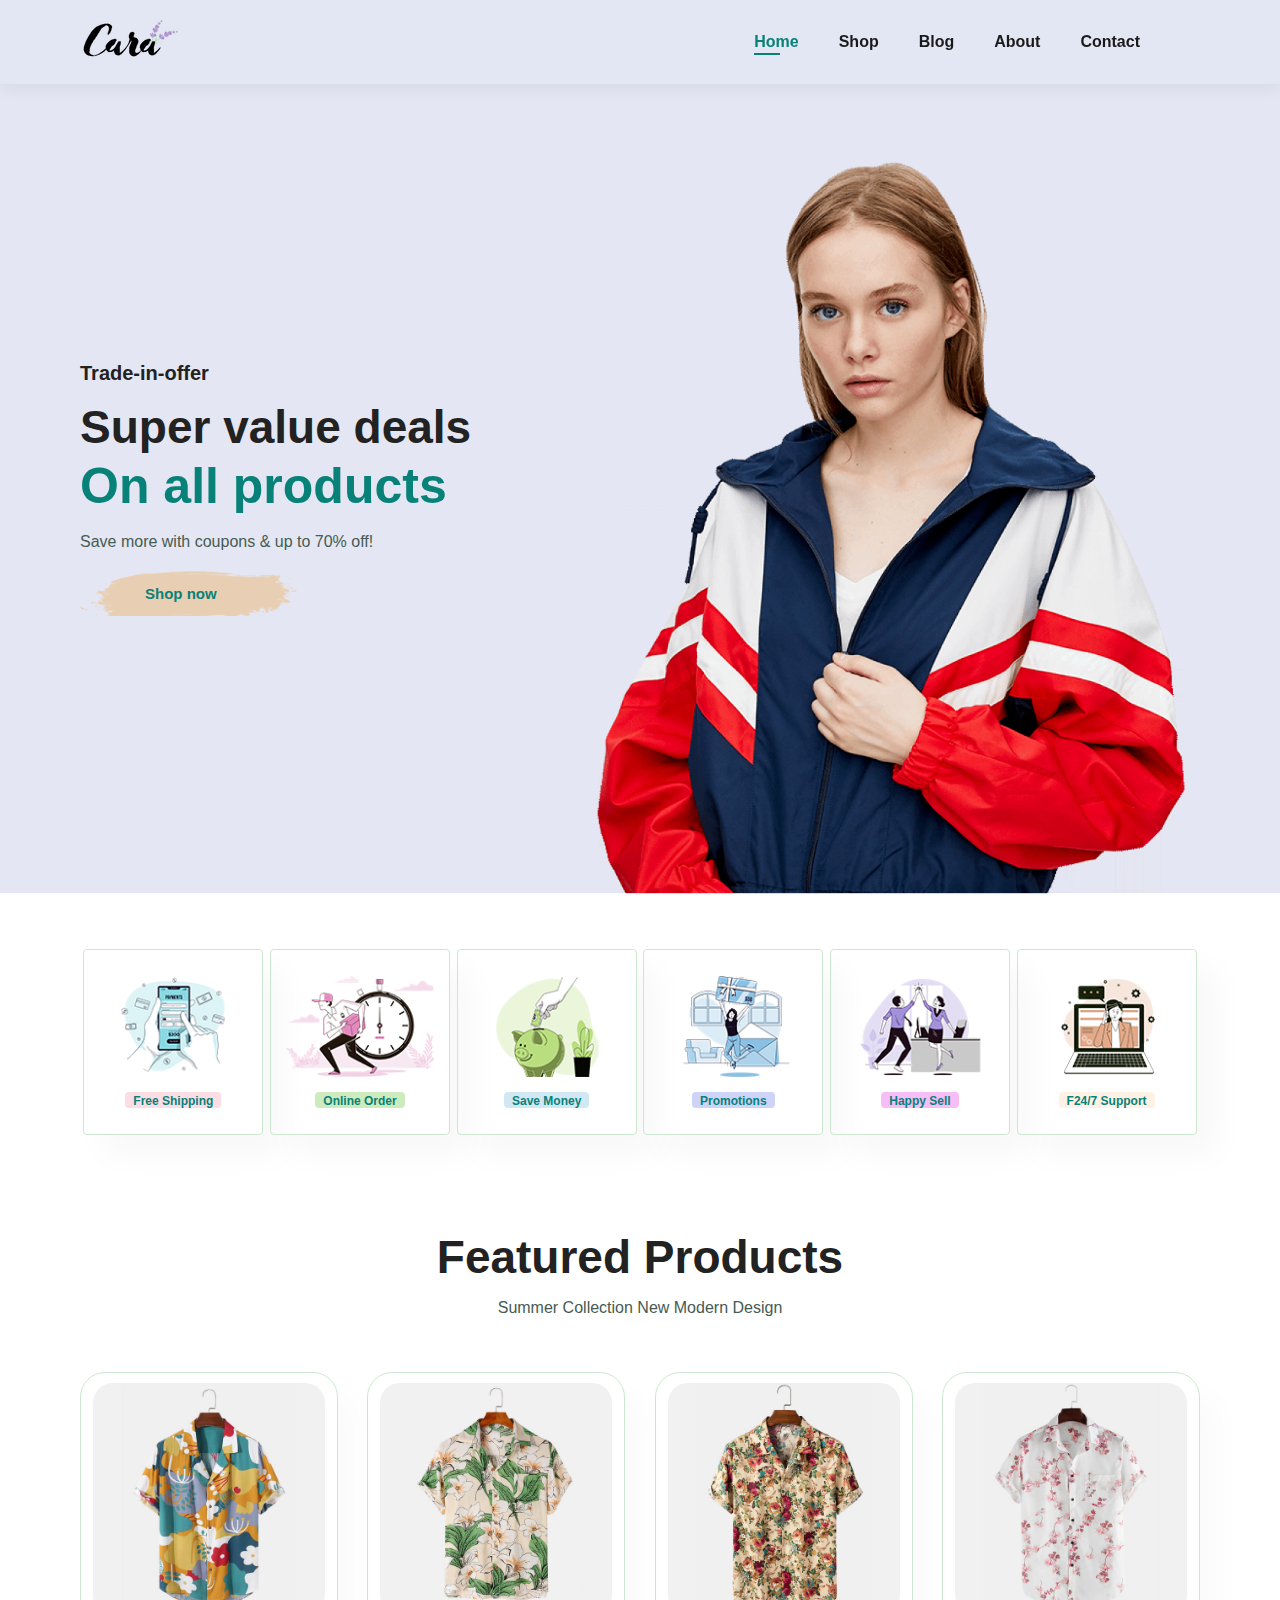
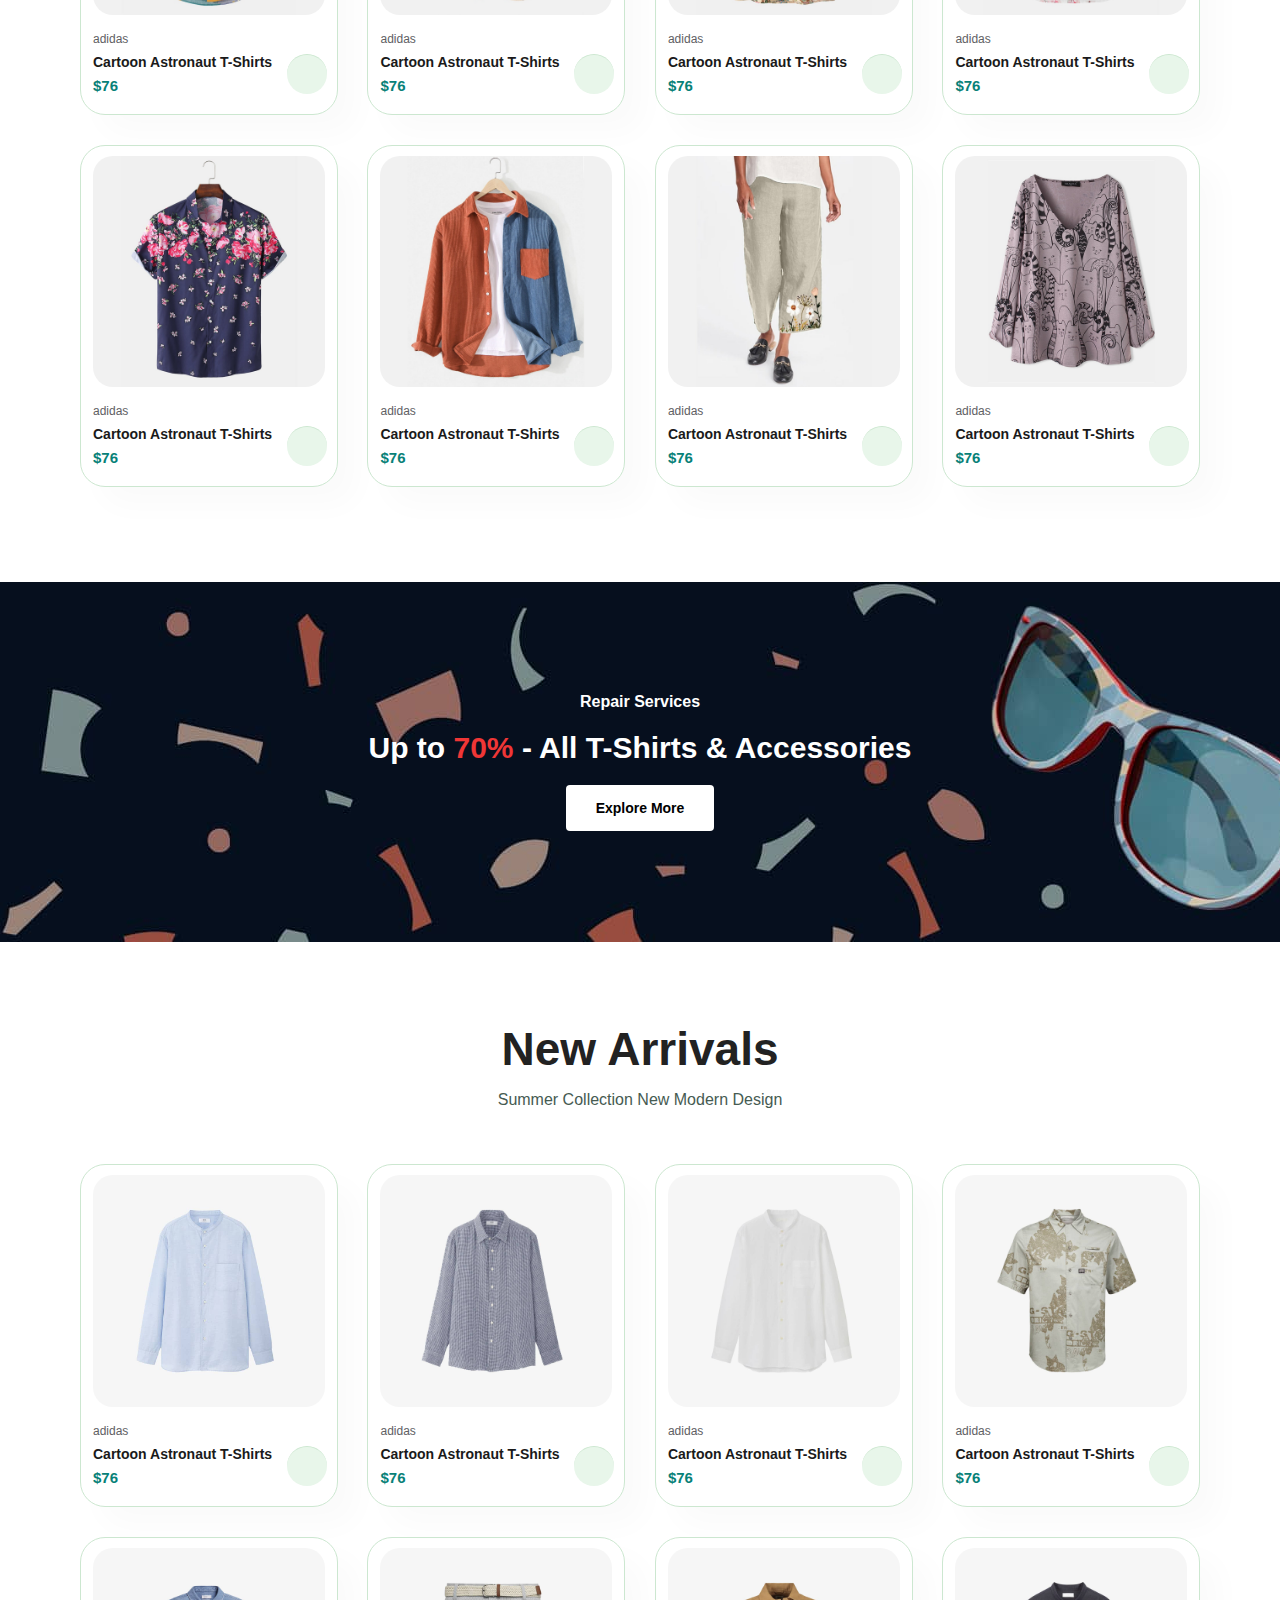
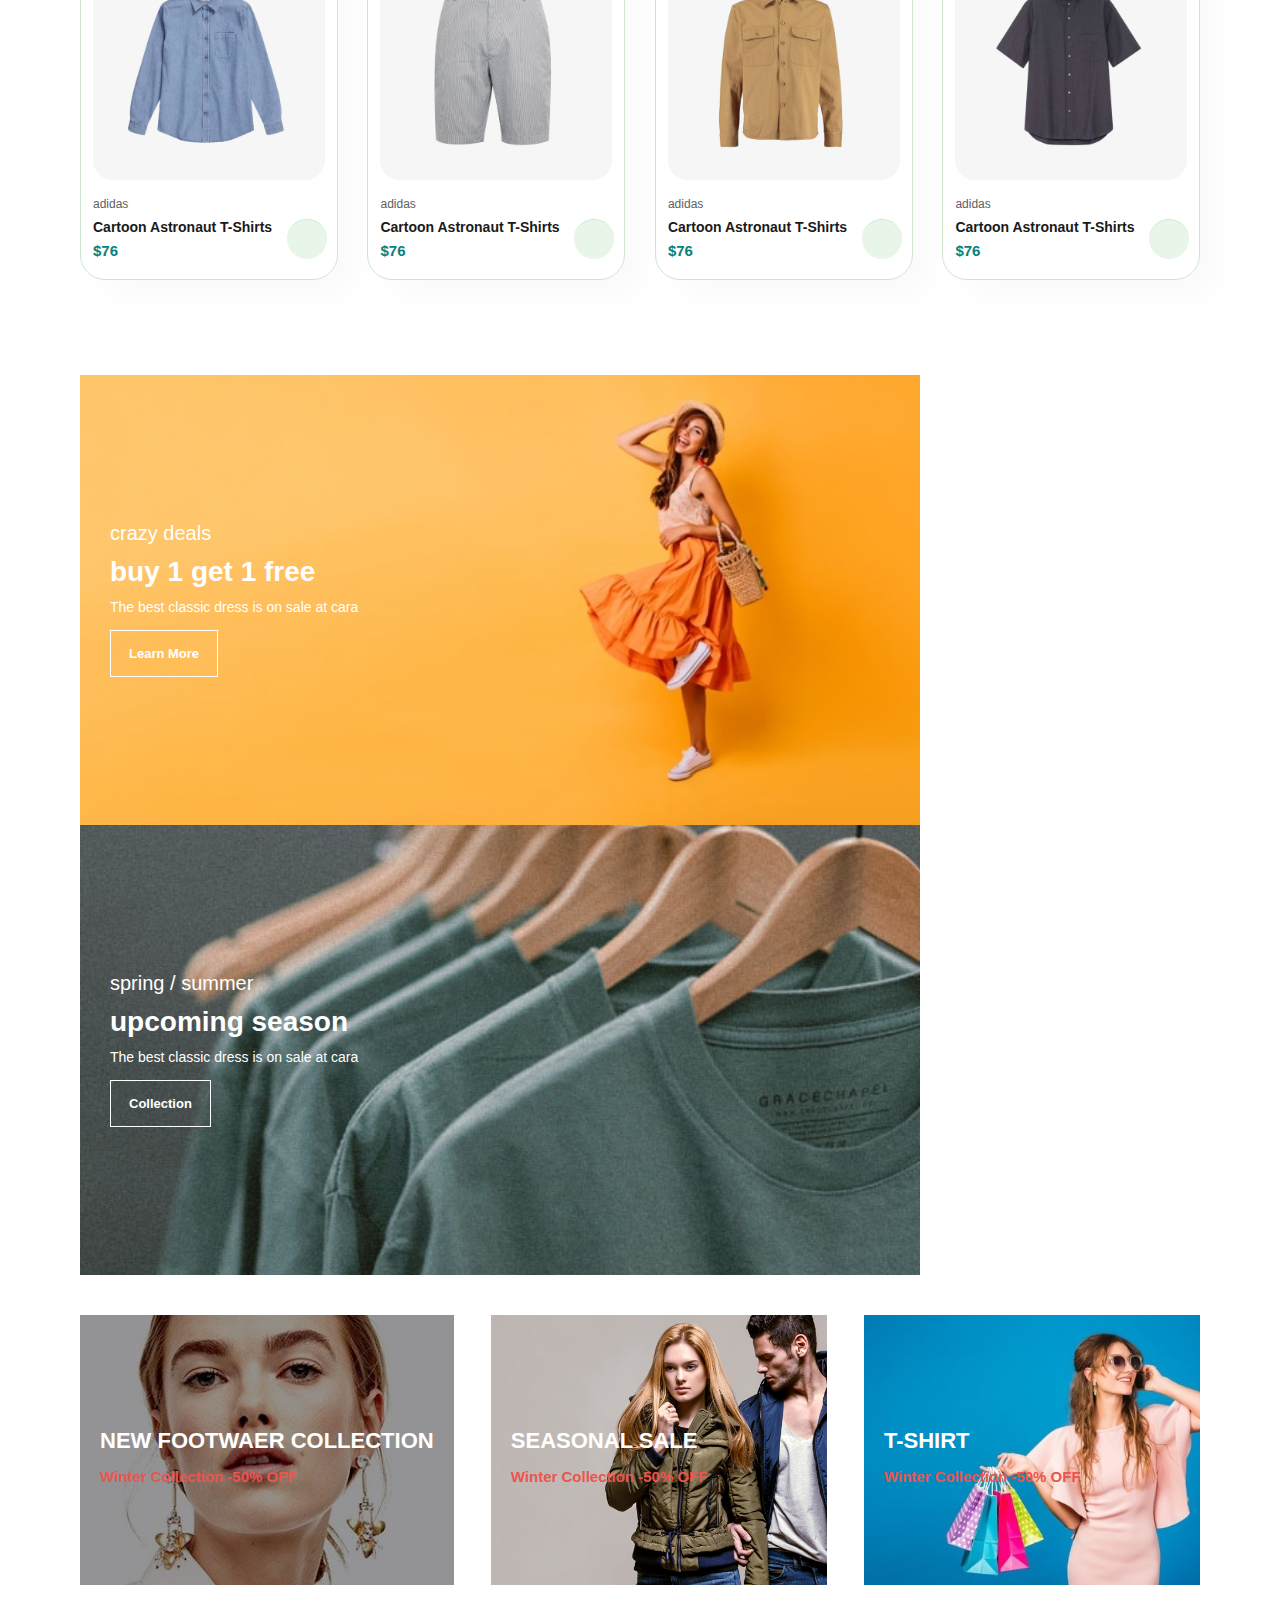
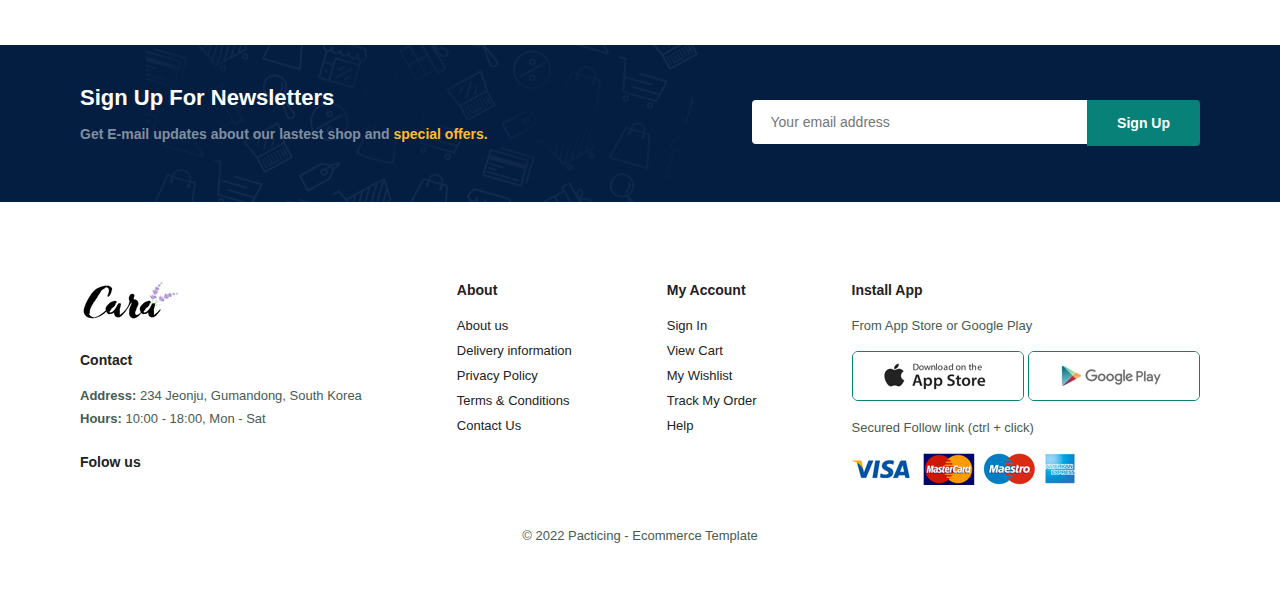
<file: index.html>
<!DOCTYPE html>
<html lang="en">
<head>
    <meta charset="UTF-8">
    <meta http-equiv="X-UA-Compatible" content="IE=edge">
    <meta name="viewport" content="width=device-width, initial-scale=1.0">
   <link rel="stylesheet" href="style.css">
   <link rel="stylesheet" href="https://cdnjs.cloudflare.com/ajax/libs/font-awesome/6.2.0/css/all.min.css" integrity="sha512-xh6O/CkQoPOWDdYTDqeRdPCVd1SpvCA9XXcUnZS2FmJNp1coAFzvtCN9BmamE+4aHK8yyUHUSCcJHgXloTyT2A==" crossorigin="anonymous" referrerpolicy="no-referrer" />  
    <title>Ecommercial Practice</title>
</head>
<body>


    <section id="header">
        <a href="#"><img src="./img/logo.png" class="logo" alt=""></a>

        <div>           
            <ul id="navbar">
                <li><a class="active" href="index.html" >Home</a></li>
                <li><a href="shopping.html">Shop</a></li>
                <li><a href="blog.html">Blog</a></li>
                <li><a href="about.html">About</a></li>
                <li><a href="contact.html">Contact</a></li>
                <li id="lg-bag"><a href="cart.html"> <i class="fa-solid fa-bag-shopping"></i></a></li>
                <a href="#" id="close"><i class="fa-solid fa-xmark"></i></a>
            </ul>
        </div>
        <div id="mobile">
            <a href="cart.html"> <i class="fa-solid fa-bag-shopping"></i></a>
            <i id="bar" class="fas fa-outdent" ></i>
        </div>
        
    </section>

<!-- content -->

<section id="hero">
    <h4>Trade-in-offer</h4>
    <h2>Super value deals</h2>
    <h1>On all products</h1>
    <p>Save more with coupons & up to 70% off! </p>
    <button>Shop now</button>
</section>

<!-- feature -->

 <section id="feature" class="section-p1">
    <div class="fe-box">
        <img src="img/features/f1.png" alt="">
        <h6>Free Shipping</h6>
    </div>
    <div class="fe-box">
        <img src="img/features/f2.png" alt="">
        <h6>Online Order</h6>
    </div>
    <div class="fe-box">
        <img src="img/features/f3.png" alt="">
        <h6>Save Money</h6>
    </div>
    <div class="fe-box">
        <img src="img/features/f4.png" alt="">
        <h6>Promotions</h6>
    </div>
    <div class="fe-box">
        <img src="img/features/f5.png" alt="">
        <h6>Happy Sell</h6>
    </div>
    <div class="fe-box">
        <img src="img/features/f6.png" alt="">
        <h6>F24/7 Support</h6>
    </div>
 </section>

<!-- product section -->

<section class="section-p1" id="product1">
    <h2>Featured Products</h2>
    <p>Summer Collection New Modern Design </p>

    <div class="pro-container">
        <div class="pro">
            <img src="img/products/f1.jpg" alt="">
            <div class="des">
                <span>adidas</span>
                <h5>Cartoon Astronaut T-Shirts</h5>
                <div class="star">
                    <i class="fas fa-star"></i>
                    <i class="fas fa-star"></i>
                    <i class="fas fa-star"></i>
                    <i class="fas fa-star"></i>
                    <i class="fas fa-star"></i>
                </div>
                <h4>$76</h4>
            </div>
            <a href="#"><i class="fa-solid fa-cart-shopping cart"></i></a>
        </div>

        <div class="pro">
            <img src="img/products/f2.jpg" alt="">
            <div class="des">
                <span>adidas</span>
                <h5>Cartoon Astronaut T-Shirts</h5>
                <div class="star">
                    <i class="fas fa-star"></i>
                    <i class="fas fa-star"></i>
                    <i class="fas fa-star"></i>
                    <i class="fas fa-star"></i>
                    <i class="fas fa-star"></i>
                </div>
                <h4>$76</h4>
            </div>
            <a href="#"><i class="fa-solid fa-cart-shopping cart"></i></a>
        </div>

        <div class="pro">
            <img src="img/products/f3.jpg" alt="">
            <div class="des">
                <span>adidas</span>
                <h5>Cartoon Astronaut T-Shirts</h5>
                <div class="star">
                    <i class="fas fa-star"></i>
                    <i class="fas fa-star"></i>
                    <i class="fas fa-star"></i>
                    <i class="fas fa-star"></i>
                    <i class="fas fa-star"></i>
                </div>
                <h4>$76</h4>
            </div>
            <a href="#"><i class="fa-solid fa-cart-shopping cart"></i></a>
        </div>

        <div class="pro">
            <img src="img/products/f4.jpg" alt="">
            <div class="des">
                <span>adidas</span>
                <h5>Cartoon Astronaut T-Shirts</h5>
                <div class="star">
                    <i class="fas fa-star"></i>
                    <i class="fas fa-star"></i>
                    <i class="fas fa-star"></i>
                    <i class="fas fa-star"></i>
                    <i class="fas fa-star"></i>
                </div>
                <h4>$76</h4>
            </div>
            <a href="#"><i class="fa-solid fa-cart-shopping cart"></i></a>
        </div>

        <div class="pro">
            <img src="img/products/f5.jpg" alt="">
            <div class="des">
                <span>adidas</span>
                <h5>Cartoon Astronaut T-Shirts</h5>
                <div class="star">
                    <i class="fas fa-star"></i>
                    <i class="fas fa-star"></i>
                    <i class="fas fa-star"></i>
                    <i class="fas fa-star"></i>
                    <i class="fas fa-star"></i>
                </div>
                <h4>$76</h4>
            </div>
            <a href="#"><i class="fa-solid fa-cart-shopping cart"></i></a>
        </div>

        <div class="pro">
            <img src="img/products/f6.jpg" alt="">
            <div class="des">
                <span>adidas</span>
                <h5>Cartoon Astronaut T-Shirts</h5>
                <div class="star">
                    <i class="fas fa-star"></i>
                    <i class="fas fa-star"></i>
                    <i class="fas fa-star"></i>
                    <i class="fas fa-star"></i>
                    <i class="fas fa-star"></i>
                </div>
                <h4>$76</h4>
            </div>
            <a href="#"><i class="fa-solid fa-cart-shopping cart"></i></a>
        </div>

        <div class="pro">
            <img src="img/products/f7.jpg" alt="">
            <div class="des">
                <span>adidas</span>
                <h5>Cartoon Astronaut T-Shirts</h5>
                <div class="star">
                    <i class="fas fa-star"></i>
                    <i class="fas fa-star"></i>
                    <i class="fas fa-star"></i>
                    <i class="fas fa-star"></i>
                    <i class="fas fa-star"></i>
                </div>
                <h4>$76</h4>
            </div>
            <a href="#"><i class="fa-solid fa-cart-shopping cart"></i></a>
        </div>

        <div class="pro">
            <img src="img/products/f8.jpg" alt="">
            <div class="des">
                <span>adidas</span>
                <h5>Cartoon Astronaut T-Shirts</h5>
                <div class="star">
                    <i class="fas fa-star"></i>
                    <i class="fas fa-star"></i>
                    <i class="fas fa-star"></i>
                    <i class="fas fa-star"></i>
                    <i class="fas fa-star"></i>
                </div>
                <h4>$76</h4>
            </div>
            <a href="#"><i class="fa-solid fa-cart-shopping cart"></i></a>
        </div>
    </div>
</section>

<!-- banner section -->

<section class="section-m1" id="banner">
    <h4>Repair Services </h4>
    <h2>Up to <span>70%</span> - All T-Shirts & Accessories</h2>
    <button class="normal">Explore More </button>
</section>

<!-- product section 2 -->

<section class="section-p1" id="product1">
    <h2>New Arrivals</h2>
    <p>Summer Collection New Modern Design </p>

    <div class="pro-container">
        <div class="pro">
            <img src="img/products/n1.jpg" alt="">
            <div class="des">
                <span>adidas</span>
                <h5>Cartoon Astronaut T-Shirts</h5>
                <div class="star">
                    <i class="fas fa-star"></i>
                    <i class="fas fa-star"></i>
                    <i class="fas fa-star"></i>
                    <i class="fas fa-star"></i>
                    <i class="fas fa-star"></i>
                </div>
                <h4>$76</h4>
            </div>
            <a href="#"><i class="fa-solid fa-cart-shopping cart"></i></a>
        </div>

        <div class="pro">
            <img src="img/products/n2.jpg" alt="">
            <div class="des">
                <span>adidas</span>
                <h5>Cartoon Astronaut T-Shirts</h5>
                <div class="star">
                    <i class="fas fa-star"></i>
                    <i class="fas fa-star"></i>
                    <i class="fas fa-star"></i>
                    <i class="fas fa-star"></i>
                    <i class="fas fa-star"></i>
                </div>
                <h4>$76</h4>
            </div>
            <a href="#"><i class="fa-solid fa-cart-shopping cart"></i></a>
        </div>

        <div class="pro">
            <img src="img/products/n3.jpg" alt="">
            <div class="des">
                <span>adidas</span>
                <h5>Cartoon Astronaut T-Shirts</h5>
                <div class="star">
                    <i class="fas fa-star"></i>
                    <i class="fas fa-star"></i>
                    <i class="fas fa-star"></i>
                    <i class="fas fa-star"></i>
                    <i class="fas fa-star"></i>
                </div>
                <h4>$76</h4>
            </div>
            <a href="#"><i class="fa-solid fa-cart-shopping cart"></i></a>
        </div>

        <div class="pro">
            <img src="img/products/n4.jpg" alt="">
            <div class="des">
                <span>adidas</span>
                <h5>Cartoon Astronaut T-Shirts</h5>
                <div class="star">
                    <i class="fas fa-star"></i>
                    <i class="fas fa-star"></i>
                    <i class="fas fa-star"></i>
                    <i class="fas fa-star"></i>
                    <i class="fas fa-star"></i>
                </div>
                <h4>$76</h4>
            </div>
            <a href="#"><i class="fa-solid fa-cart-shopping cart"></i></a>
        </div>

        <div class="pro">
            <img src="img/products/n5.jpg" alt="">
            <div class="des">
                <span>adidas</span>
                <h5>Cartoon Astronaut T-Shirts</h5>
                <div class="star">
                    <i class="fas fa-star"></i>
                    <i class="fas fa-star"></i>
                    <i class="fas fa-star"></i>
                    <i class="fas fa-star"></i>
                    <i class="fas fa-star"></i>
                </div>
                <h4>$76</h4>
            </div>
            <a href="#"><i class="fa-solid fa-cart-shopping cart"></i></a>
        </div>

        <div class="pro">
            <img src="img/products/n6.jpg" alt="">
            <div class="des">
                <span>adidas</span>
                <h5>Cartoon Astronaut T-Shirts</h5>
                <div class="star">
                    <i class="fas fa-star"></i>
                    <i class="fas fa-star"></i>
                    <i class="fas fa-star"></i>
                    <i class="fas fa-star"></i>
                    <i class="fas fa-star"></i>
                </div>
                <h4>$76</h4>
            </div>
            <a href="#"><i class="fa-solid fa-cart-shopping cart"></i></a>
        </div>

        <div class="pro">
            <img src="img/products/n7.jpg" alt="">
            <div class="des">
                <span>adidas</span>
                <h5>Cartoon Astronaut T-Shirts</h5>
                <div class="star">
                    <i class="fas fa-star"></i>
                    <i class="fas fa-star"></i>
                    <i class="fas fa-star"></i>
                    <i class="fas fa-star"></i>
                    <i class="fas fa-star"></i>
                </div>
                <h4>$76</h4>
            </div>
            <a href="#"><i class="fa-solid fa-cart-shopping cart"></i></a>
        </div>

        <div class="pro">
            <img src="img/products/n8.jpg" alt="">
            <div class="des">
                <span>adidas</span>
                <h5>Cartoon Astronaut T-Shirts</h5>
                <div class="star">
                    <i class="fas fa-star"></i>
                    <i class="fas fa-star"></i>
                    <i class="fas fa-star"></i>
                    <i class="fas fa-star"></i>
                    <i class="fas fa-star"></i>
                </div>
                <h4>$76</h4>
            </div>
            <a href="#"><i class="fa-solid fa-cart-shopping cart"></i></a>
        </div>
    </div>
</section>

<!-- sm banner -->

<section id="sm-banner" class="section-p1">
   
    <div class="banner-box">
        <h4>crazy deals</h4>
        <h2>buy 1 get 1 free</h2>
        <span>The best classic dress is on sale at cara</span>
        <button class="white">Learn More</button>
    </div>

    <div class="banner-box banner-box2">
        <h4>spring / summer</h4>
        <h2>upcoming season</h2>
        <span>The best classic dress is on sale at cara</span>
        <button class="white">Collection</button>
    </div>
</section>

<section id="banner3">
    <div class="banner-box ">   
        <h2>NEW FOOTWAER COLLECTION</h2>
        <h3>Winter Collection -50% OFF</h3>
    
    </div>

    <div class="banner-box  banner-box2">   
        <h2>SEASONAL SALE</h2>
        <h3>Winter Collection -50% OFF</h3>
       
    </div>

    <div class="banner-box banner-box3">   
        <h2>T-SHIRT</h2>
        <h3>Winter Collection -50% OFF</h3>
        
    </div>
</section>

<!-- sign up newsletter -->
<section id="newsletter" class="section-p1 section-m1">
    <div class="newstext">
        <h4>Sign Up For Newsletters</h4>
        <p>Get E-mail updates about our lastest shop and <span>special offers.</span></p>
    </div>

    <div class="form">
        <input type="emil" placeholder="Your email address">
        <button class="normal">Sign Up</button>
    </div>
</section>

<!-- footer -->

<footer class="section-p1">
    <div class="col">
        <img class="logo" src="img/logo.png" alt="">
        <h4>Contact</h4>
        <p><strong>Address: </strong> 234 Jeonju, Gumandong, South Korea</p>
        <p><strong>Hours: </strong> 10:00 - 18:00, Mon - Sat</p>
        <div class="follow">
            <h4>Folow us</h4>
            <div class="icon">
                <i class="fab fa-facebook-f"></i>
                <i class="fab fa-twitter"></i>
                <i class="fab fa-instagram"></i>
                <i class="fab fa-pinterest-p"></i>
                <i class="fab fa-youtube"></i>
            </div>
        </div>
    </div>

    <div class="col">
        <h4>About</h4>
        <a href="#">About us</a>
        <a href="#">Delivery information</a>
        <a href="#">Privacy Policy</a>
        <a href="#">Terms & Conditions</a>
        <a href="#">Contact Us</a>
    </div>

    <div class="col">
        <h4>My Account</h4>
        <a href="#">Sign In</a>
        <a href="#">View Cart</a>
        <a href="#">My Wishlist</a>
        <a href="#">Track My Order</a>
        <a href="#">Help</a>
    </div>

    <div class="col install">
        <h4>Install App</h4>
        <p>From App Store or Google Play</p>
        <div class="row">
            <img src="img/pay/app.jpg" alt="">
            <img src="img/pay/play.jpg" alt="">
        </div>
        <p>Secured Follow link (ctrl + click)</p>
        <img src="/img/pay/pay.png" alt="">
    </div>

    <div class="copyright">
        <p> &copy; 2022 Pacticing - Ecommerce Template </p>
    </div>

</footer>



<script src="script.js"></script>
</body>
</html>
</file>
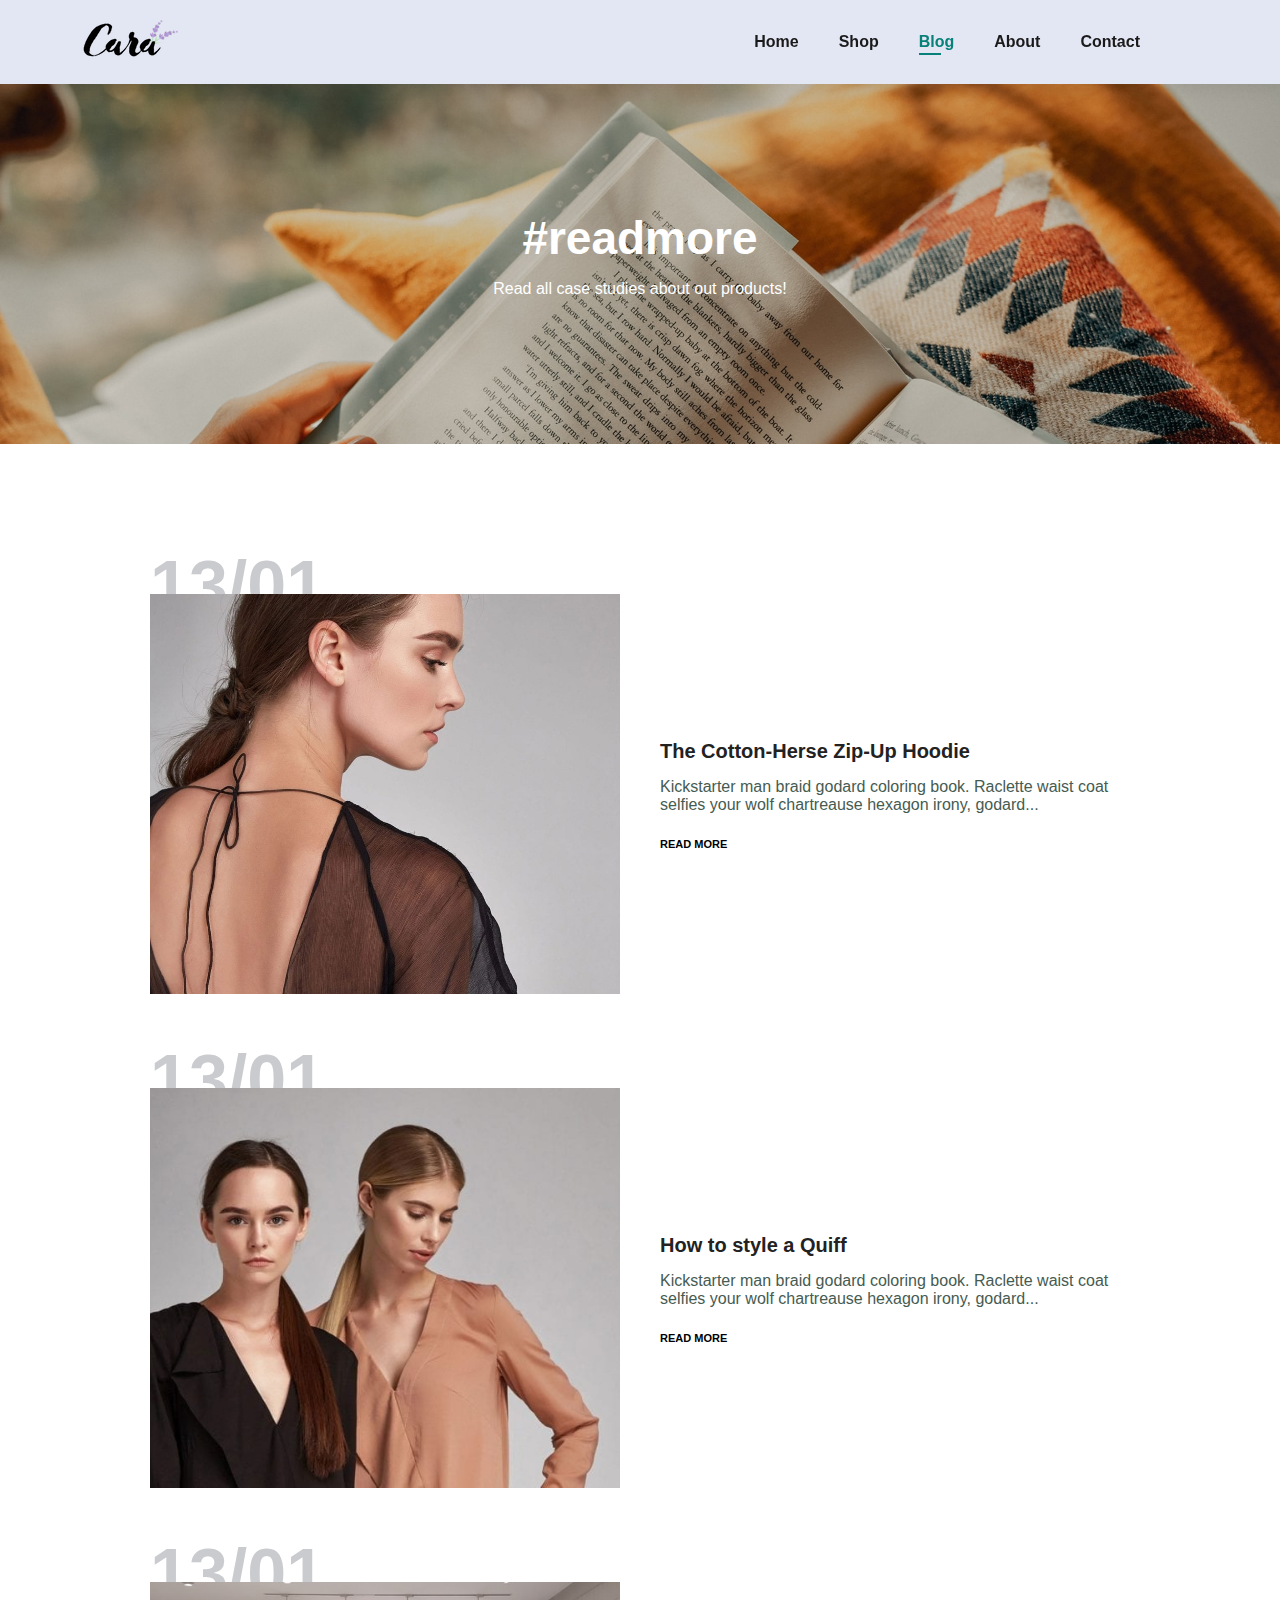
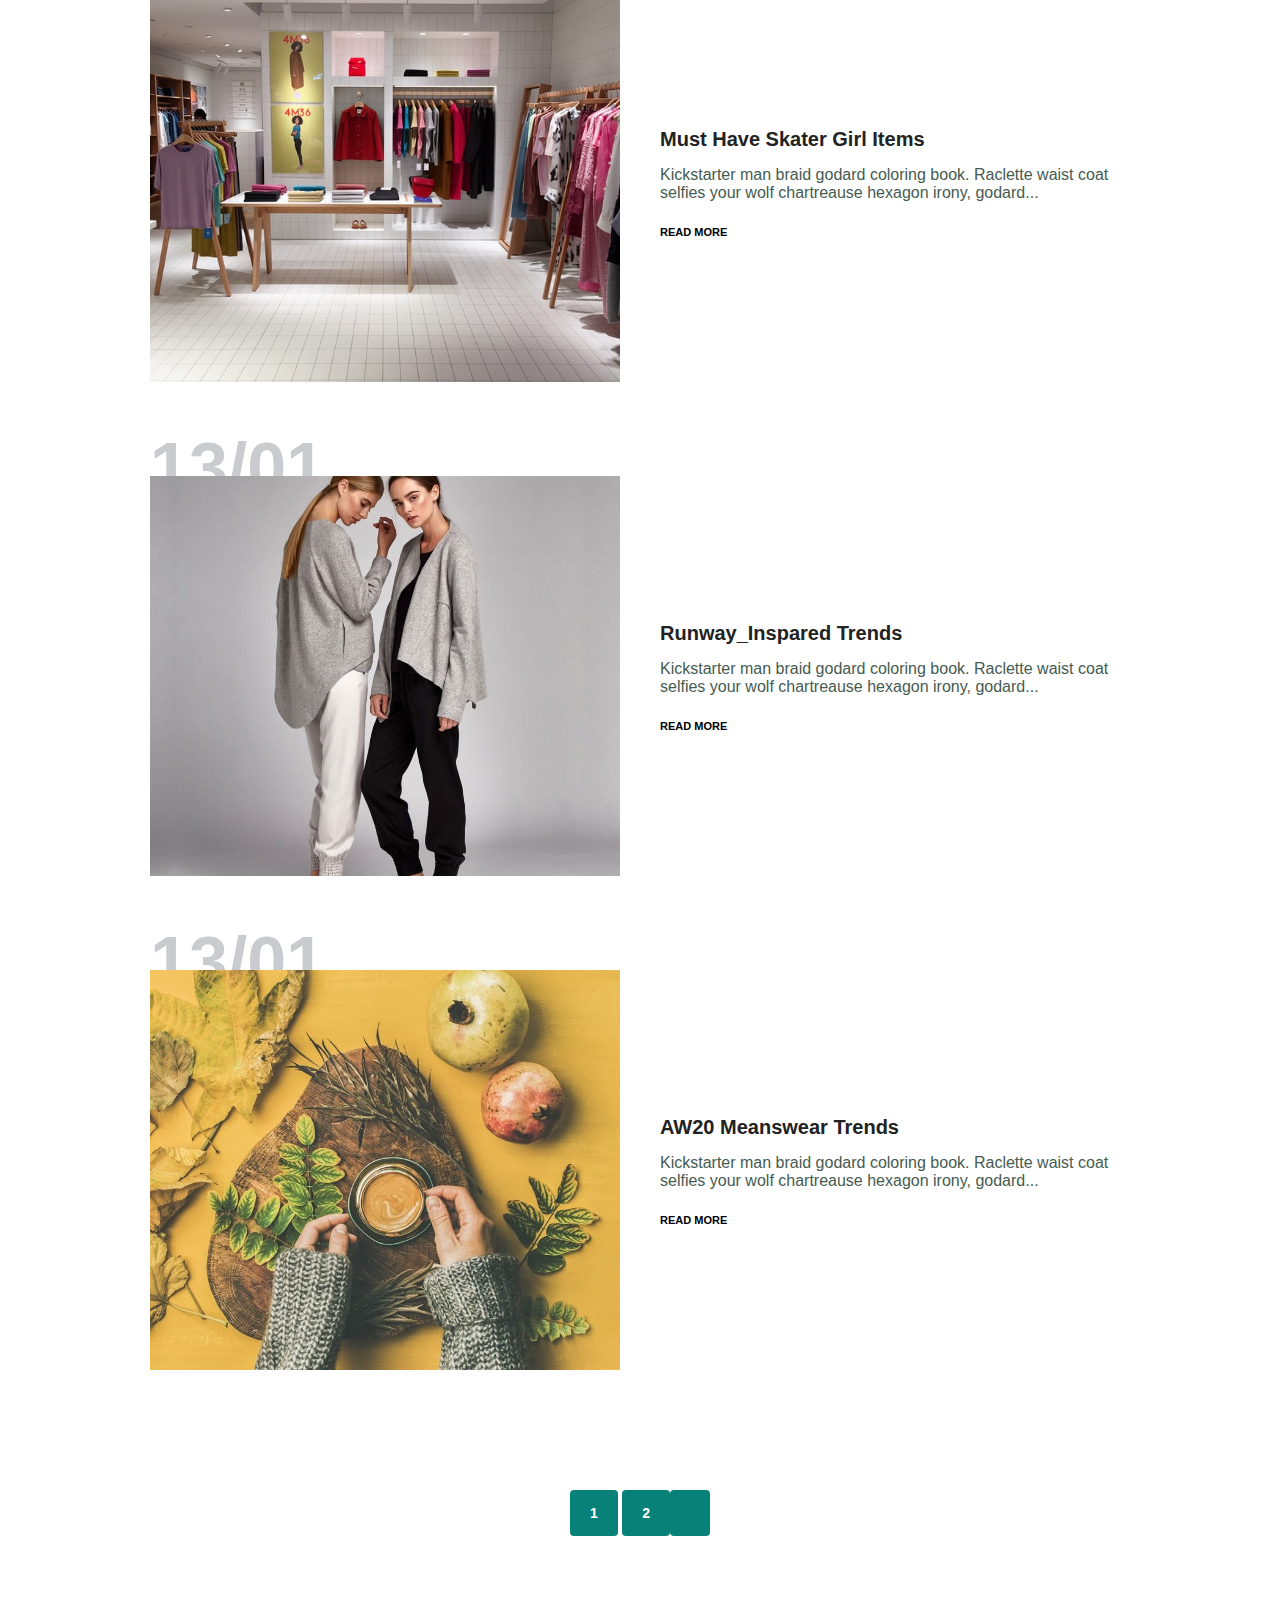
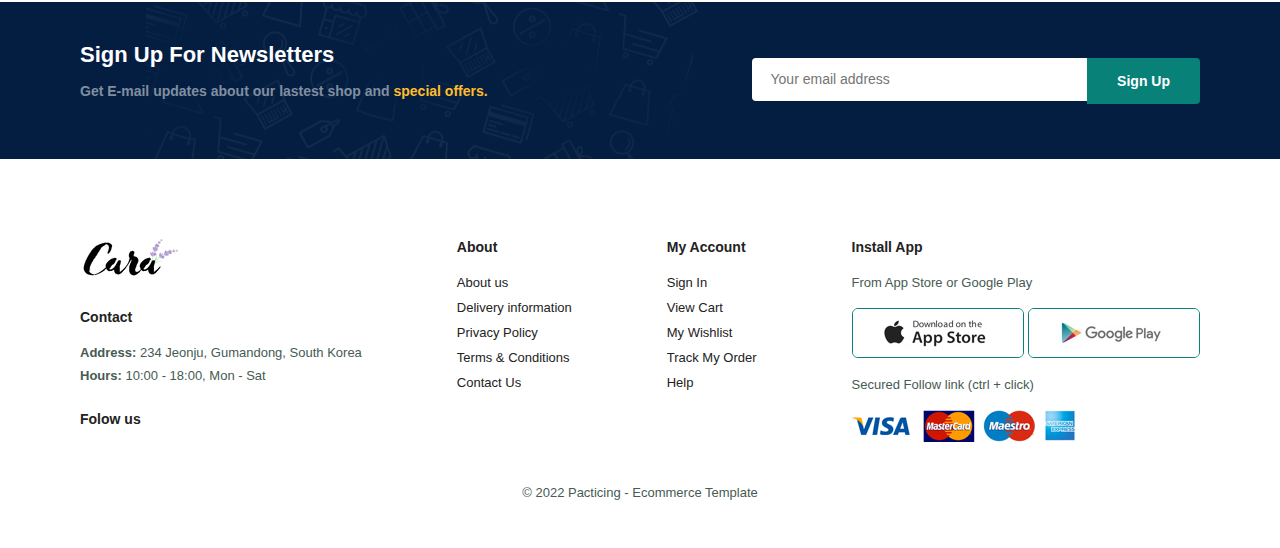
<file: blog.html>
<!DOCTYPE html>
<html lang="en">
<head>
    <meta charset="UTF-8">
    <meta http-equiv="X-UA-Compatible" content="IE=edge">
    <meta name="viewport" content="width=device-width, initial-scale=1.0">
   <link rel="stylesheet" href="style.css">
   <link rel="stylesheet" href="https://cdnjs.cloudflare.com/ajax/libs/font-awesome/6.2.0/css/all.min.css" integrity="sha512-xh6O/CkQoPOWDdYTDqeRdPCVd1SpvCA9XXcUnZS2FmJNp1coAFzvtCN9BmamE+4aHK8yyUHUSCcJHgXloTyT2A==" crossorigin="anonymous" referrerpolicy="no-referrer" />  
    <title>Ecommercial Practice</title>
</head>
<body>


    <section id="header">
        <a href="#"><img src="./img/logo.png" class="logo" alt=""></a>

        <div>           
            <ul id="navbar">
                <li><a  href="index.html" >Home</a></li>
                <li><a  href="shop.html">Shop</a></li>
                <li><a class="active" href="blog.html">Blog</a></li>
                <li><a href="about.html">About</a></li>
                <li><a href="contact.html">Contact</a></li>
                <li id="lg-bag"><a href="cart"> <i class="fa-solid fa-bag-shopping"></i></a></li>
                <a href="#" id="close"><i class="fa-solid fa-xmark"></i></a>
            </ul>
        </div>
        <div id="mobile">
            <a href="cart.html"> <i class="fa-solid fa-bag-shopping"></i></a>
            <i id="bar" class="fas fa-outdent" ></i>
        </div>
        
    </section>

<!-- content -->

<section id="page-header" class="blog-header">
    <h2>#readmore</h2>
    <p>Read all case studies about out products! </p>
</section>

<!-- blog -->

<section id="blog">
    <div class="blog-box">
        <div class="blog-img">
            <img src="img/blog/b1.jpg" alt="">
        </div>
        <div class="blog-detail">
            <h4>The Cotton-Herse Zip-Up Hoodie</h4>
            <p>Kickstarter man braid godard coloring book. Raclette waist
                coat selfies your wolf chartreause hexagon irony, godard...
            </p>
            <a href="#">READ MORE</a>
        </div>
        <H1>13/01</H1>
    </div>

    <div class="blog-box">
        <div class="blog-img">
            <img src="img/blog/b2.jpg" alt="">
        </div>
        <div class="blog-detail">
            <h4>How to style a Quiff</h4>
            <p>Kickstarter man braid godard coloring book. Raclette waist
                coat selfies your wolf chartreause hexagon irony, godard...
            </p>
            <a href="#">READ MORE</a>
        </div>
        <H1>13/01</H1>
    </div>

    <div class="blog-box">
        <div class="blog-img">
            <img src="img/blog/b3.jpg" alt="">
        </div>
        <div class="blog-detail">
            <h4>Must Have Skater Girl Items</h4>
            <p>Kickstarter man braid godard coloring book. Raclette waist
                coat selfies your wolf chartreause hexagon irony, godard...
            </p>
            <a href="#">READ MORE</a>
        </div>
        <H1>13/01</H1>
    </div>

    <div class="blog-box">
        <div class="blog-img">
            <img src="img/blog/b4.jpg" alt="">
        </div>
        <div class="blog-detail">
            <h4>Runway_Inspared Trends</h4>
            <p>Kickstarter man braid godard coloring book. Raclette waist
                coat selfies your wolf chartreause hexagon irony, godard...
            </p>
            <a href="#">READ MORE</a>
        </div>
        <H1>13/01</H1>
    </div>

    <div class="blog-box">
        <div class="blog-img">
            <img src="img/blog/b6.jpg" alt="">
        </div>
        <div class="blog-detail">
            <h4>AW20 Meanswear Trends</h4>
            <p>Kickstarter man braid godard coloring book. Raclette waist
                coat selfies your wolf chartreause hexagon irony, godard...
            </p>
            <a href="#">READ MORE</a>
        </div>
        <H1>13/01</H1>
    </div>
</section>

<!-- pagination -->

<section class="section-p1" id="pagination">
    <a href="#">1</a>
    <a href="#">2</a>
    <a href="#"> <i class="fas fa-long-arrow-alt-right"></i> </a>
</section>

<!-- sign up newsletter -->
<section id="newsletter" class="section-p1 section-m1">
    <div class="newstext">
        <h4>Sign Up For Newsletters</h4>
        <p>Get E-mail updates about our lastest shop and <span>special offers.</span></p>
    </div>

    <div class="form">
        <input type="emil" placeholder="Your email address">
        <button class="normal">Sign Up</button>
    </div>
</section>

<!-- footer -->

<footer class="section-p1">
    <div class="col">
        <img class="logo" src="img/logo.png" alt="">
        <h4>Contact</h4>
        <p><strong>Address: </strong> 234 Jeonju, Gumandong, South Korea</p>
        <p><strong>Hours: </strong> 10:00 - 18:00, Mon - Sat</p>
        <div class="follow">
            <h4>Folow us</h4>
            <div class="icon">
                <i class="fab fa-facebook-f"></i>
                <i class="fab fa-twitter"></i>
                <i class="fab fa-instagram"></i>
                <i class="fab fa-pinterest-p"></i>
                <i class="fab fa-youtube"></i>
            </div>
        </div>
    </div>

    <div class="col">
        <h4>About</h4>
        <a href="#">About us</a>
        <a href="#">Delivery information</a>
        <a href="#">Privacy Policy</a>
        <a href="#">Terms & Conditions</a>
        <a href="#">Contact Us</a>
    </div>

    <div class="col">
        <h4>My Account</h4>
        <a href="#">Sign In</a>
        <a href="#">View Cart</a>
        <a href="#">My Wishlist</a>
        <a href="#">Track My Order</a>
        <a href="#">Help</a>
    </div>

    <div class="col install">
        <h4>Install App</h4>
        <p>From App Store or Google Play</p>
        <div class="row">
            <img src="img/pay/app.jpg" alt="">
            <img src="img/pay/play.jpg" alt="">
        </div>
        <p>Secured Follow link (ctrl + click)</p>
        <img src="/img/pay/pay.png" alt="">
    </div>

    <div class="copyright">
        <p> &copy; 2022 Pacticing - Ecommerce Template </p>
    </div>

</footer>



<script src="script.js"></script>
</body>
</html>
</file>
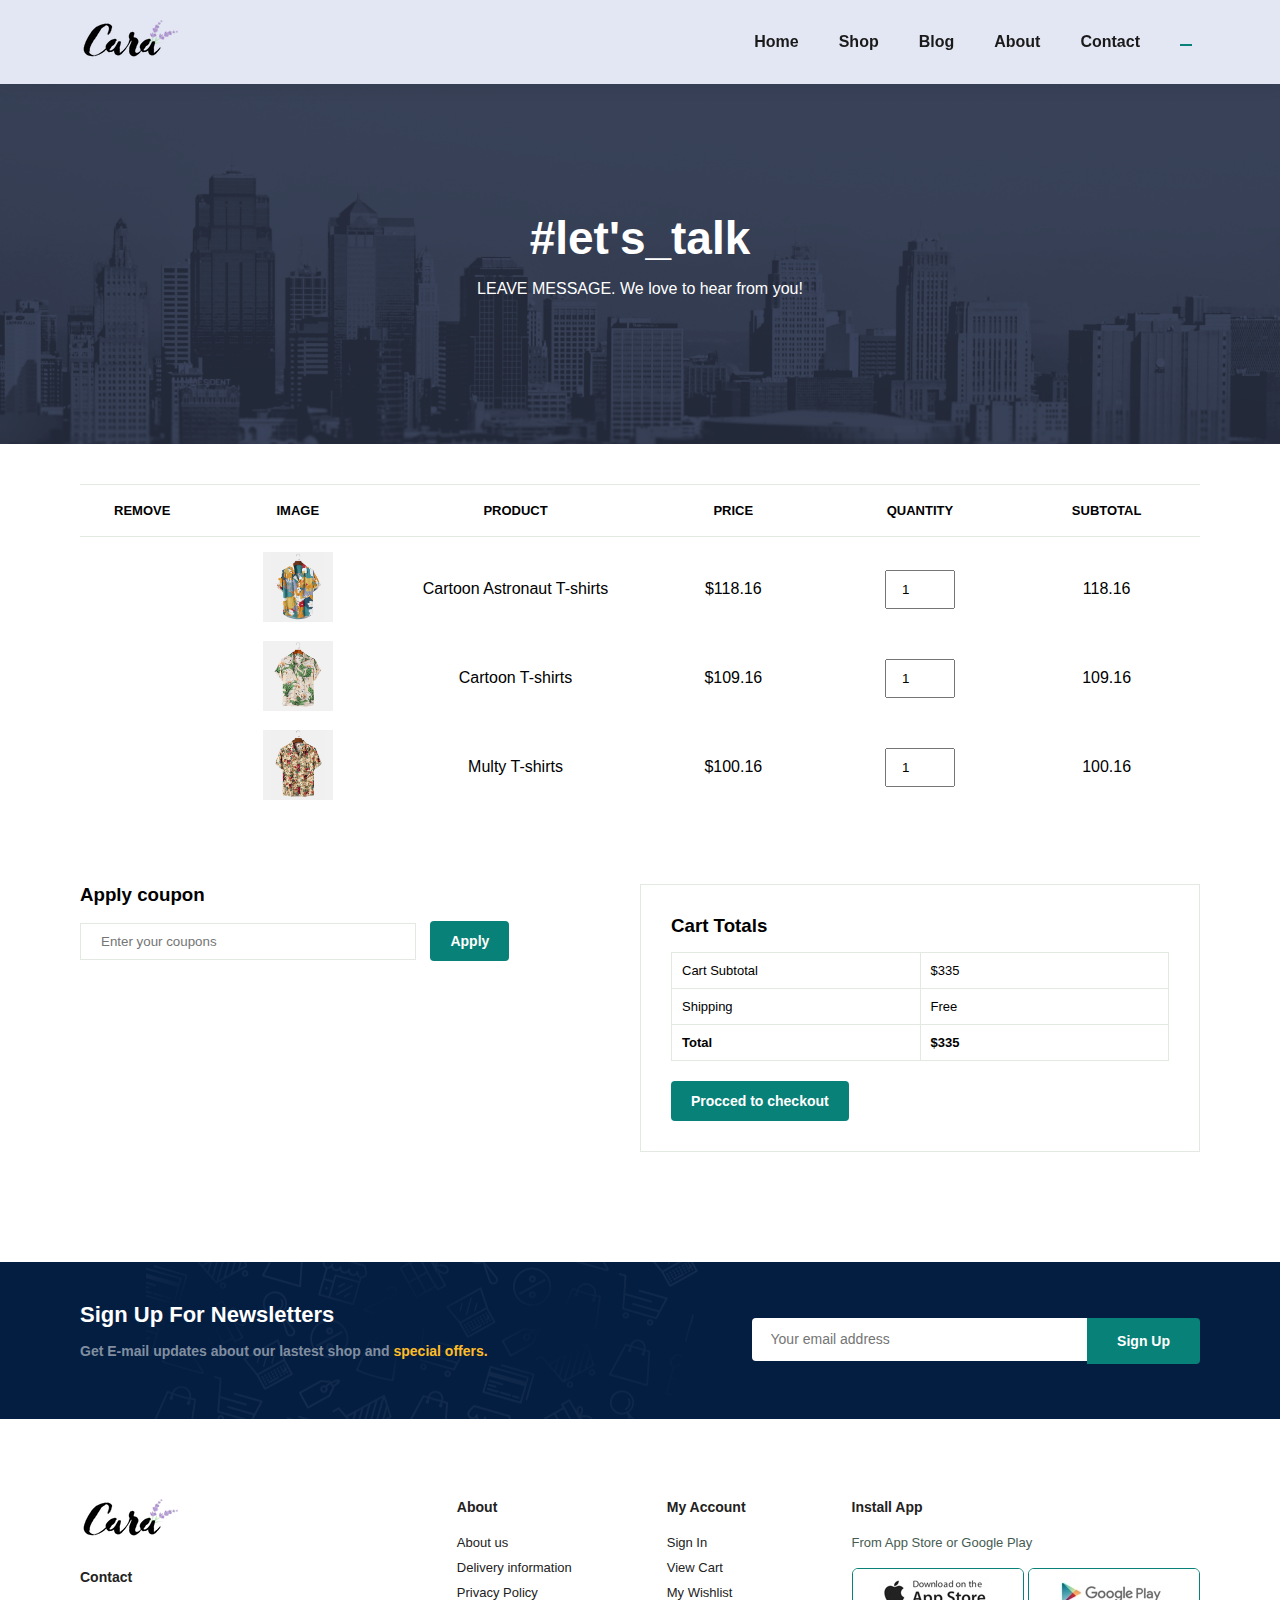
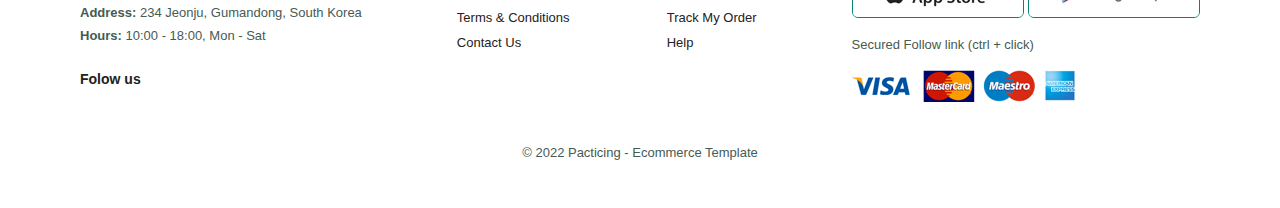
<file: cart.html>
<!DOCTYPE html>
<html lang="en">
<head>
    <meta charset="UTF-8">
    <meta http-equiv="X-UA-Compatible" content="IE=edge">
    <meta name="viewport" content="width=device-width, initial-scale=1.0">
   <link rel="stylesheet" href="style.css">
   <link rel="stylesheet" href="https://cdnjs.cloudflare.com/ajax/libs/font-awesome/6.2.0/css/all.min.css" integrity="sha512-xh6O/CkQoPOWDdYTDqeRdPCVd1SpvCA9XXcUnZS2FmJNp1coAFzvtCN9BmamE+4aHK8yyUHUSCcJHgXloTyT2A==" crossorigin="anonymous" referrerpolicy="no-referrer" />  
    <title>Ecommercial Practice</title>
</head>
<body>

<!-- header -->
    <section id="header">
        <a href="#"><img src="./img/logo.png" class="logo" alt=""></a>

        <div>           
            <ul id="navbar">
                <li><a  href="index.html" >Home</a></li>
                <li><a  href="shopping.html">Shop</a></li>
                <li><a  href="blog.html">Blog</a></li>
                <li> <a href="about.html">About</a></li>
                <li><a  href="contact.html">Contact</></li>
                <li id="lg-bag"><a  class="active" href="cart.html"> <i class="fa-solid fa-bag-shopping"></i></a></li>
                <a href="#" id="close"><i class="fa-solid fa-xmark"></i></a>
            </ul>
        </div>
        <div id="mobile">
            <a href="cart.html"> <i class="fa-solid fa-bag-shopping"></i></a>
            <i id="bar" class="fas fa-outdent" ></i>
        </div>
        
    </section>

<!-- content -->

<section id="page-header" class="about-header">
    <h2>#let's_talk</h2>
    <p>LEAVE MESSAGE. We love to hear from you! </p>
</section>

<!-- cart -->

<section id="cart" class="section-p1">
    <table width="100%">
        <thead>
            <tr>
                <td>Remove</td>
                <td>Image</td>
                <td>Product</td>
                <td>Price</td>
                <td>Quantity</td>
                <td>Subtotal</td>
            </tr>
        </thead>
        <tbody>
            <tr>
                <td><a href="#"><i class="far fa-times-circle"></i></a></td>
                <td><img src="img/products/f1.jpg" alt=""></td>
                <td>Cartoon Astronaut T-shirts</td>
                <td>$118.16</td>
                <td><input type="number" value="1" id=""></td>
                <td>118.16</td>
            </tr>
            <tr>
                <td><a href="#"><i class="far fa-times-circle"></i></a></td>
                <td><img src="img/products/f2.jpg" alt=""></td>
                <td>Cartoon T-shirts</td>
                <td>$109.16</td>
                <td><input type="number" value="1" id=""></td>
                <td>109.16</td>
            </tr>
            <tr>
                <td><a href="#"><i class="far fa-times-circle"></i></a></td>
                <td><img src="img/products/f3.jpg" alt=""></td>
                <td>Multy T-shirts</td>
                <td>$100.16</td>
                <td><input type="number" value="1" id=""></td>
                <td>100.16</td>
            </tr>
        </tbody>
    </table>
</section>


<!-- cart add -->

<section id="cart-add" class="section-p1">
    <div id="coupon">
        <h3>Apply coupon</h3>
        <div>
            <input type="text" placeholder="Enter your coupons">
            <button class="normal">Apply</button>
        </div>
    </div>

    <div id="subtotal">
        <h3>Cart Totals</h3>
        <table>
            <tr>
                <td>Cart Subtotal</td>
                <td>$335</td>
            </tr>
            <tr>
                <td>Shipping</td>
                <td>Free</td>
            </tr>
            <tr>
                <td><strong>Total</strong></td>
                <td> <strong>$335</strong></td>
            </tr>
        </table>
        <button class="normal">Procced to checkout</button>
    </div>
</section>








<!-- sign up newsletter -->
<section id="newsletter" class="section-p1 section-m1">
    <div class="newstext">
        <h4>Sign Up For Newsletters</h4>
        <p>Get E-mail updates about our lastest shop and <span>special offers.</span></p>
    </div>

    <div class="form">
        <input type="emil" placeholder="Your email address">
        <button class="normal">Sign Up</button>
    </div>
</section>
<!-- footer -->

<footer class="section-p1">
    <div class="col">
        <img class="logo" src="img/logo.png" alt="">
        <h4>Contact</h4>
        <p><strong>Address: </strong> 234 Jeonju, Gumandong, South Korea</p>
        <p><strong>Hours: </strong> 10:00 - 18:00, Mon - Sat</p>
        <div class="follow">
            <h4>Folow us</h4>
            <div class="icon">
                <i class="fab fa-facebook-f"></i>
                <i class="fab fa-twitter"></i>
                <i class="fab fa-instagram"></i>
                <i class="fab fa-pinterest-p"></i>
                <i class="fab fa-youtube"></i>
            </div>
        </div>
    </div>

    <div class="col">
        <h4>About</h4>
        <a href="#">About us</a>
        <a href="#">Delivery information</a>
        <a href="#">Privacy Policy</a>
        <a href="#">Terms & Conditions</a>
        <a href="#">Contact Us</a>
    </div>

    <div class="col">
        <h4>My Account</h4>
        <a href="#">Sign In</a>
        <a href="#">View Cart</a>
        <a href="#">My Wishlist</a>
        <a href="#">Track My Order</a>
        <a href="#">Help</a>
    </div>

    <div class="col install">
        <h4>Install App</h4>
        <p>From App Store or Google Play</p>
        <div class="row">
            <img src="img/pay/app.jpg" alt="">
            <img src="img/pay/play.jpg" alt="">
        </div>
        <p>Secured Follow link (ctrl + click)</p>
        <img src="/img/pay/pay.png" alt="">
    </div>

    <div class="copyright">
        <p> &copy; 2022 Pacticing - Ecommerce Template </p>
    </div>

</footer>



<script src="script.js"></script>
</body>
</html>
</file>
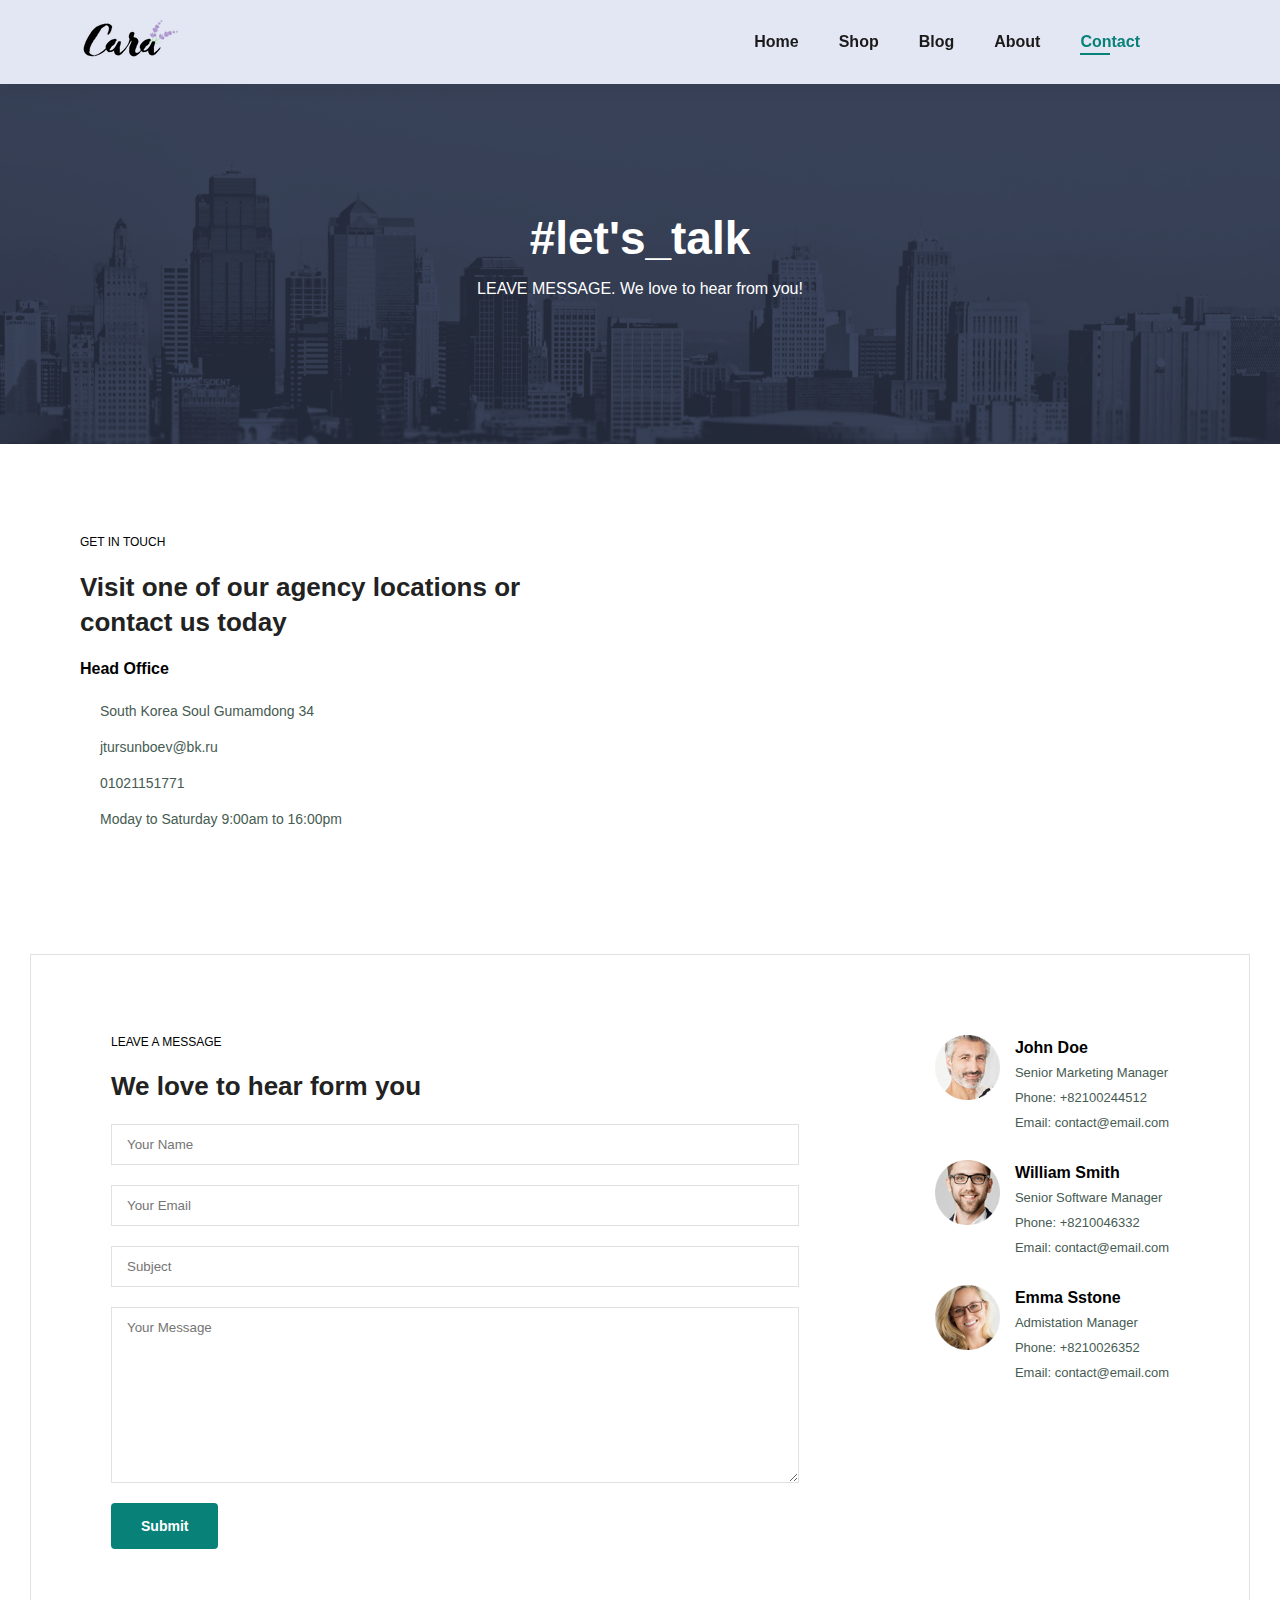
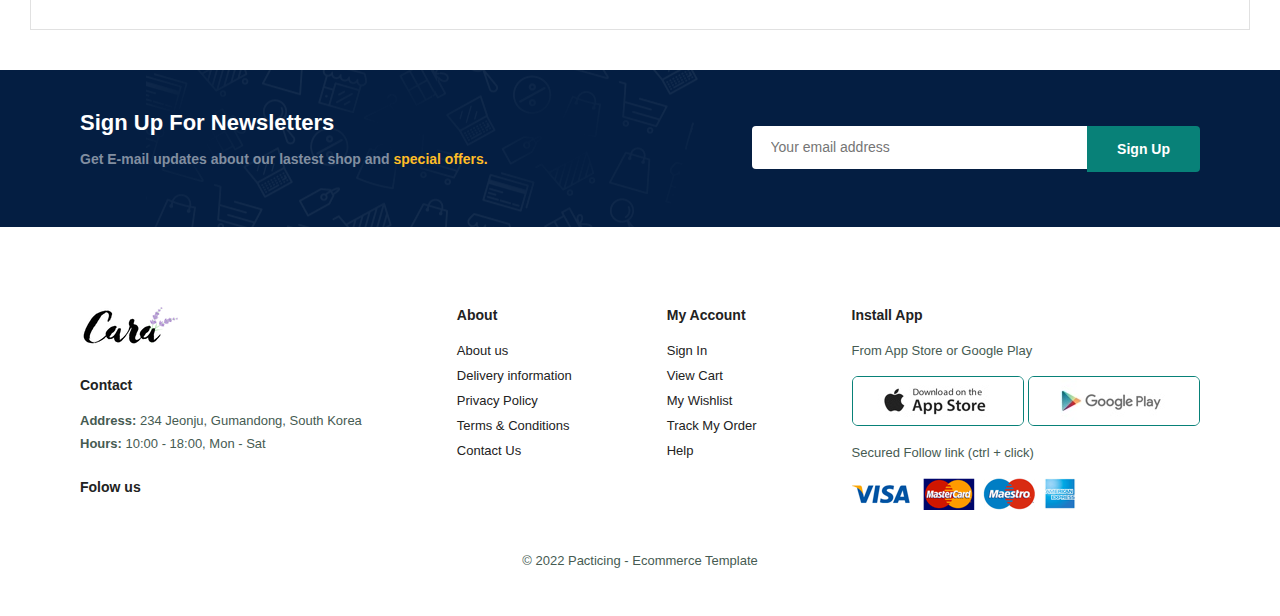
<file: contact.html>
<!DOCTYPE html>
<html lang="en">
<head>
    <meta charset="UTF-8">
    <meta http-equiv="X-UA-Compatible" content="IE=edge">
    <meta name="viewport" content="width=device-width, initial-scale=1.0">
   <link rel="stylesheet" href="style.css">
   <link rel="stylesheet" href="https://cdnjs.cloudflare.com/ajax/libs/font-awesome/6.2.0/css/all.min.css" integrity="sha512-xh6O/CkQoPOWDdYTDqeRdPCVd1SpvCA9XXcUnZS2FmJNp1coAFzvtCN9BmamE+4aHK8yyUHUSCcJHgXloTyT2A==" crossorigin="anonymous" referrerpolicy="no-referrer" />  
    <title>Ecommercial Practice</title>
</head>
<body>

<!-- header -->
    <section id="header">
        <a href="#"><img src="./img/logo.png" class="logo" alt=""></a>

        <div>           
            <ul id="navbar">
                <li><a  href="index.html" >Home</a></li>
                <li><a  href="shopping.html">Shop</a></li>
                <li><a  href="blog.html">Blog</a></li>
                <li> <a href="about.html">About</a></li>
                <li><a <a class="active" href="contact.html">Contact</a></li>
                <li id="lg-bag"><a href="cart.html"> <i class="fa-solid fa-bag-shopping"></i></a></li>
                <a href="#" id="close"><i class="fa-solid fa-xmark"></i></a>
            </ul>
        </div>
        <div id="mobile">
            <a href="cart.html"> <i class="fa-solid fa-bag-shopping"></i></a>
            <i id="bar" class="fas fa-outdent" ></i>
        </div>
        
    </section>

<!-- content -->

<section id="page-header" class="about-header">
    <h2>#let's_talk</h2>
    <p>LEAVE MESSAGE. We love to hear from you! </p>
</section>

<!-- contact detail -->
<section id="contact-details" class="section-p1">
    <div class="detail">
       <span>GET IN TOUCH </span> 
       <h2>Visit one of our agency locations or contact us today </h2>
       <h3>Head Office </h3>
       
       <div>
        <li>
            <i class="fa-regular fa-map"></i>
          <p>  South Korea Soul Gumamdong 34</p>
        </li>
        <li>
            <i class="fa-regular fa-envelope"></i>
            <p>jtursunboev@bk.ru</p>
        </li>
        <li>
            <i class="fa-solid fa-phone"></i>
            <p> 01021151771</p>
        </li>
        <li>
            <i class="fa-regular fa-clock"></i>
            <p>Moday to Saturday 9:00am to 16:00pm</p>
        </li>
       </div>
    </div>

    <div class="map">
        <iframe src="https://www.google.com/maps/embed?pb=!1m18!1m12!1m3!1d6468.1817639089095!2d127.12800650684464!3d35.84677500885968!2m3!1f0!2f0!3f0!3m2!1i1024!2i768!4f13.1!3m3!1m2!1s0x35702334621b3bb9%3A0xd2ef0eee158844e1!2sJeonbuk%20National%20University!5e0!3m2!1sen!2skr!4v1668810919639!5m2!1sen!2skr" width="600" height="450" style="border:0;" allowfullscreen="" loading="lazy" referrerpolicy="no-referrer-when-downgrade"></iframe>
    </div>
</section>

<!-- form detail -->

 <section id="form-details">
    <form action="">
        <span>LEAVE A MESSAGE</span>
        <h2>We love to hear form you</h2>
        <input type="text" placeholder="Your Name">
        <input type="mail" placeholder="Your Email">
        <input type="text" placeholder="Subject">
        <textarea name="" placeholder="Your Message" id="" cols="30" rows="10"></textarea>
        <button class="normal">Submit</button>
    </form>

    <!-- workers -->

    <div class="people">
        <div>
            <img src="img/people/1.png" alt="">
            <p>
                <span>John Doe</span>Senior Marketing Manager <br>
                 Phone: +82100244512 <br>
                 Email: contact@email.com
            </p>
        </div>
        <div>
            <img src="img/people/2.png" alt="">
            <p>
                <span>William Smith</span>Senior Software Manager <br>
                 Phone: +8210046332 <br>
                 Email: contact@email.com
            </p>
        </div>
        <div>
            <img src="img/people/3.png" alt="">
            <p>
                <span>Emma Sstone</span>Admistation Manager <br>
                 Phone: +8210026352 <br>
                 Email: contact@email.com
            </p>
        </div>
    </div>
 </section>




<!-- sign up newsletter -->
<section id="newsletter" class="section-p1 section-m1">
    <div class="newstext">
        <h4>Sign Up For Newsletters</h4>
        <p>Get E-mail updates about our lastest shop and <span>special offers.</span></p>
    </div>

    <div class="form">
        <input type="emil" placeholder="Your email address">
        <button class="normal">Sign Up</button>
    </div>
</section>
<!-- footer -->

<footer class="section-p1">
    <div class="col">
        <img class="logo" src="img/logo.png" alt="">
        <h4>Contact</h4>
        <p><strong>Address: </strong> 234 Jeonju, Gumandong, South Korea</p>
        <p><strong>Hours: </strong> 10:00 - 18:00, Mon - Sat</p>
        <div class="follow">
            <h4>Folow us</h4>
            <div class="icon">
                <i class="fab fa-facebook-f"></i>
                <i class="fab fa-twitter"></i>
                <i class="fab fa-instagram"></i>
                <i class="fab fa-pinterest-p"></i>
                <i class="fab fa-youtube"></i>
            </div>
        </div>
    </div>

    <div class="col">
        <h4>About</h4>
        <a href="#">About us</a>
        <a href="#">Delivery information</a>
        <a href="#">Privacy Policy</a>
        <a href="#">Terms & Conditions</a>
        <a href="#">Contact Us</a>
    </div>

    <div class="col">
        <h4>My Account</h4>
        <a href="#">Sign In</a>
        <a href="#">View Cart</a>
        <a href="#">My Wishlist</a>
        <a href="#">Track My Order</a>
        <a href="#">Help</a>
    </div>

    <div class="col install">
        <h4>Install App</h4>
        <p>From App Store or Google Play</p>
        <div class="row">
            <img src="img/pay/app.jpg" alt="">
            <img src="img/pay/play.jpg" alt="">
        </div>
        <p>Secured Follow link (ctrl + click)</p>
        <img src="/img/pay/pay.png" alt="">
    </div>

    <div class="copyright">
        <p> &copy; 2022 Pacticing - Ecommerce Template </p>
    </div>

</footer>



<script src="script.js"></script>
</body>
</html>
</file>
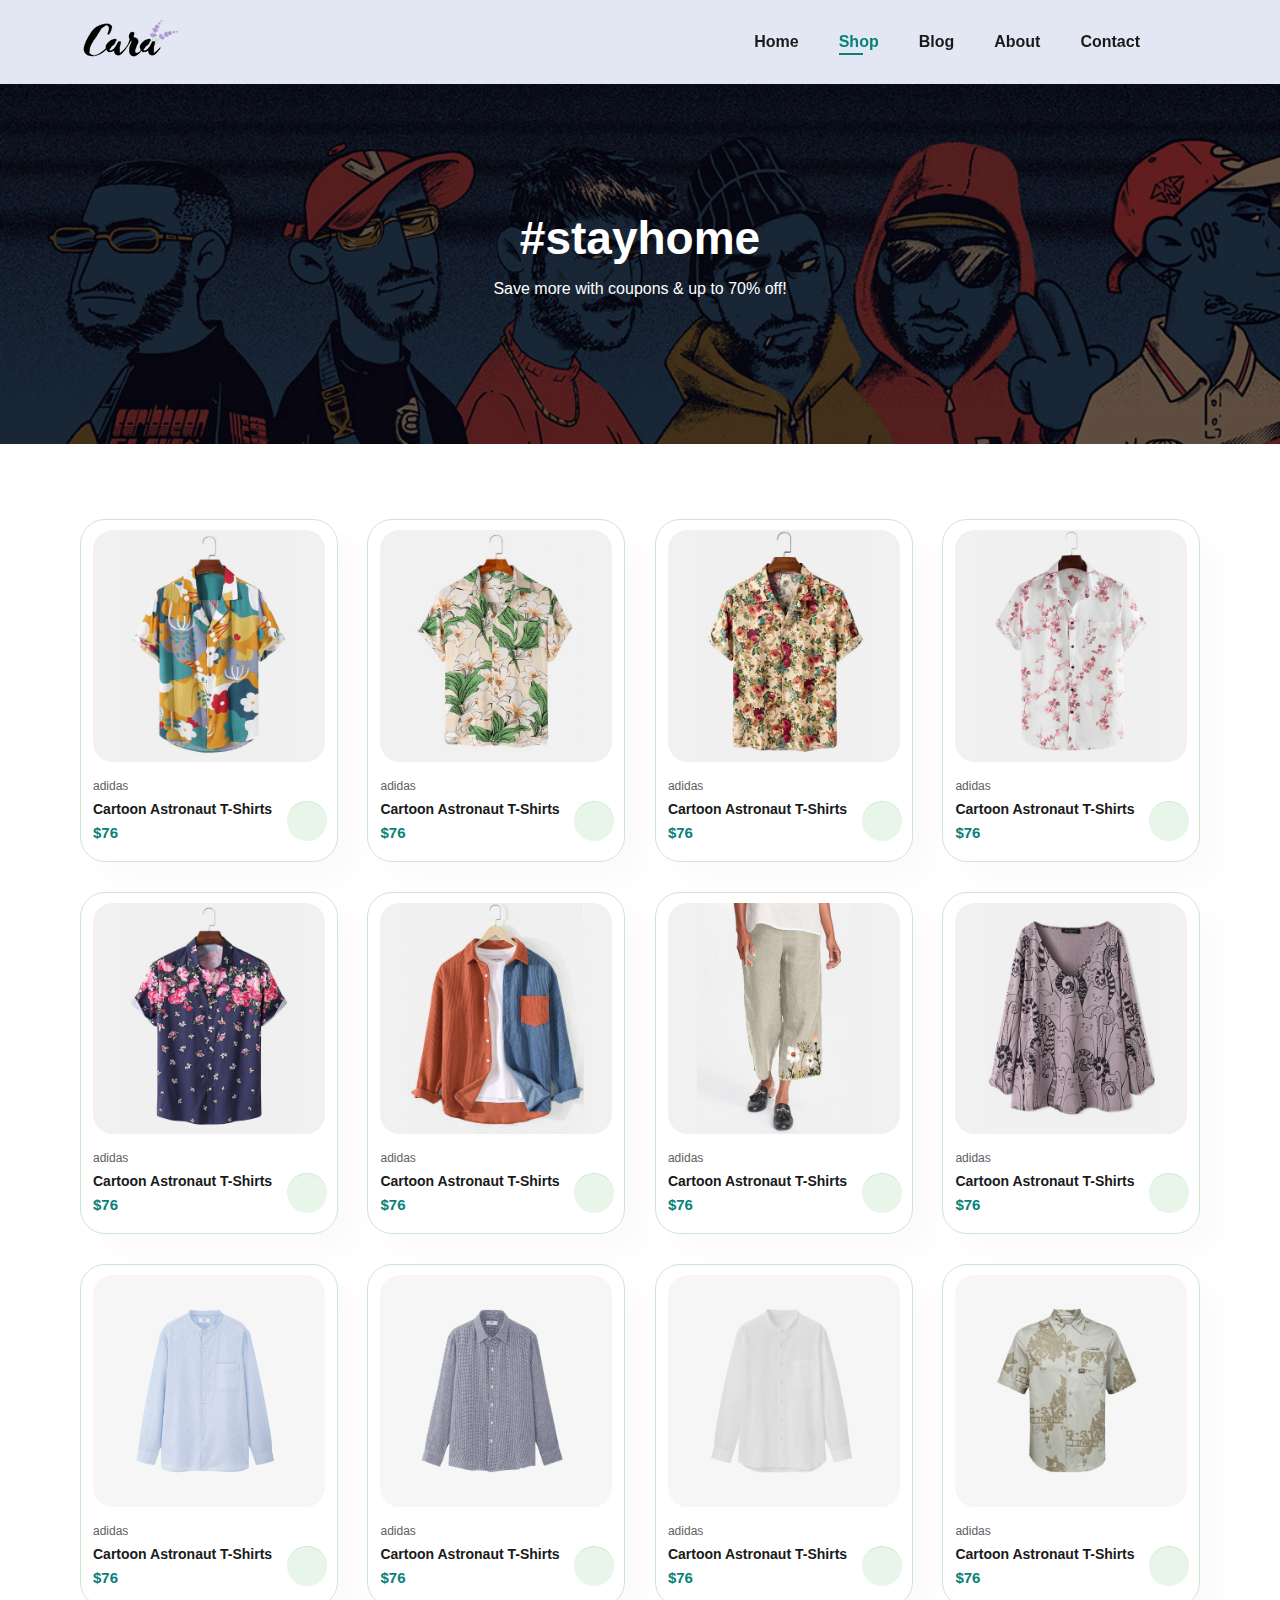
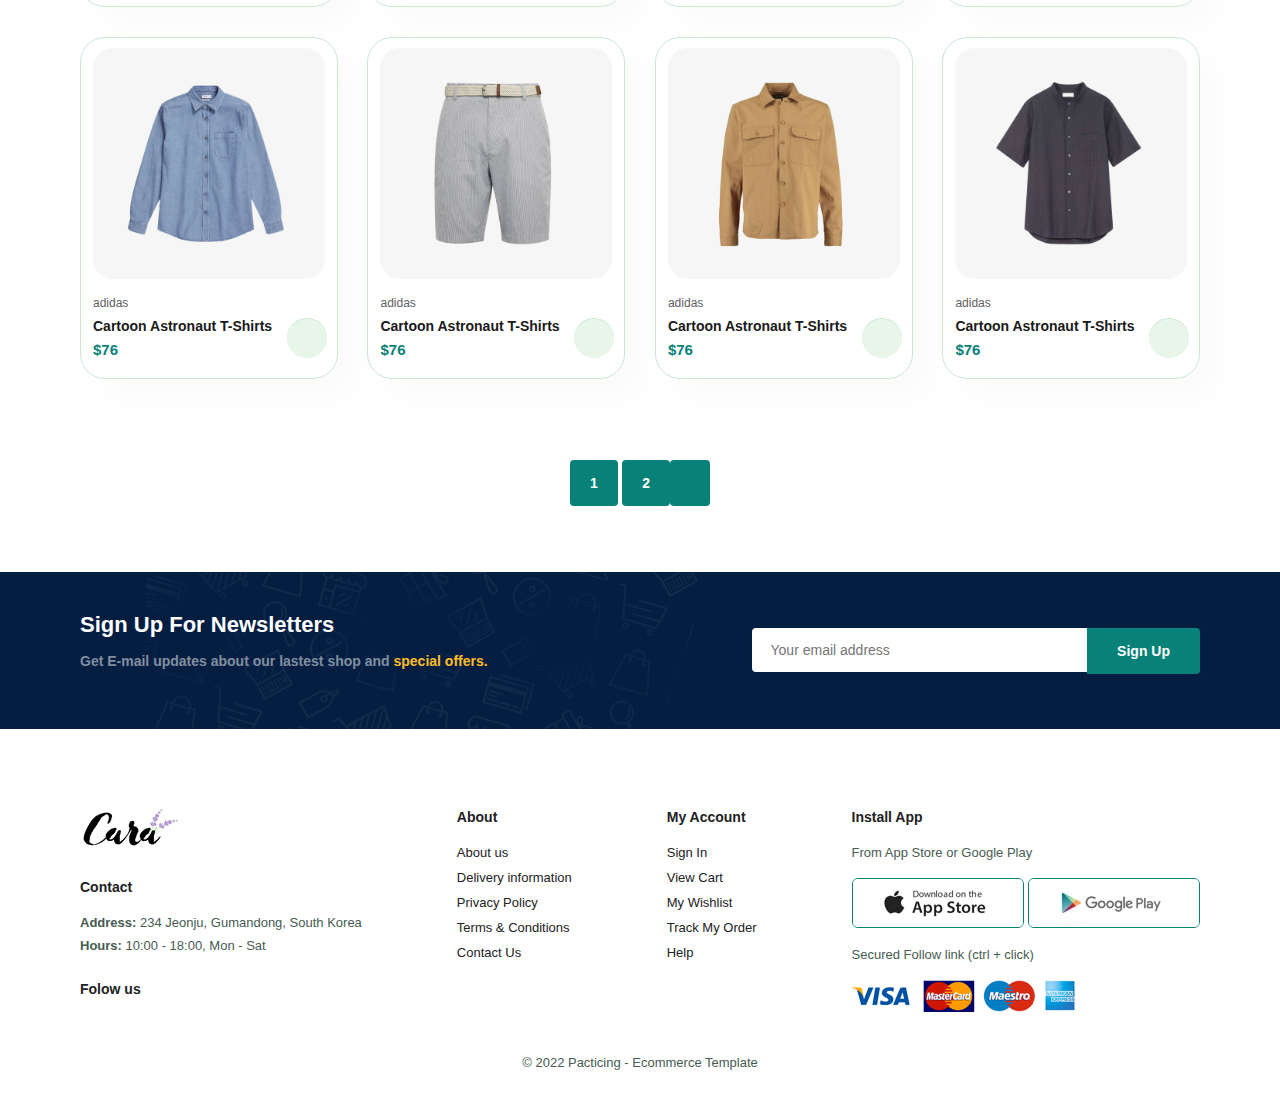
<file: shopping.html>
<!DOCTYPE html>
<html lang="en">
<head>
    <meta charset="UTF-8">
    <meta http-equiv="X-UA-Compatible" content="IE=edge">
    <meta name="viewport" content="width=device-width, initial-scale=1.0">
   <link rel="stylesheet" href="style.css">
   <link rel="stylesheet" href="https://cdnjs.cloudflare.com/ajax/libs/font-awesome/6.2.0/css/all.min.css" integrity="sha512-xh6O/CkQoPOWDdYTDqeRdPCVd1SpvCA9XXcUnZS2FmJNp1coAFzvtCN9BmamE+4aHK8yyUHUSCcJHgXloTyT2A==" crossorigin="anonymous" referrerpolicy="no-referrer" />  
    <title>Ecommercial Practice</title>
</head>
<body>


    <section id="header">
        <a href="#"><img src="./img/logo.png" class="logo" alt=""></a>

        <div>           
            <ul id="navbar">
                <li><a  href="index.html" >Home</a></li>
                <li><a class="active" href="shop.html">Shop</a></li>
                <li><a href="blog.html">Blog</a></li>
                <li><a href="about.html">About</a></li>
                <li><a href="contact.html">Contact</a></li>
                <li id="lg-bag"><a href="cart"> <i class="fa-solid fa-bag-shopping"></i></a></li>
                <a href="#" id="close"><i class="fa-solid fa-xmark"></i></a>
            </ul>
        </div>
        <div id="mobile">
            <a href="cart.html"> <i class="fa-solid fa-bag-shopping"></i></a>
            <i id="bar" class="fas fa-outdent" ></i>
        </div>
        
    </section>

<!-- content -->

<section id="page-header">
    <h2>#stayhome</h2>
    <p>Save more with coupons & up to 70% off! </p>
</section>


<!-- product section -->

<section class="section-p1" id="product1">
  
    <div class="pro-container">
        <div class="pro" onclick="window.location.href='sproduct.html';">
            <img src="img/products/f1.jpg" alt="">
            <div class="des">
                <span>adidas</span>
                <h5>Cartoon Astronaut T-Shirts</h5>
                <div class="star">
                    <i class="fas fa-star"></i>
                    <i class="fas fa-star"></i>
                    <i class="fas fa-star"></i>
                    <i class="fas fa-star"></i>
                    <i class="fas fa-star"></i>
                </div>
                <h4>$76</h4>
            </div>
            <a href="#"><i class="fa-solid fa-cart-shopping cart"></i></a>
        </div>

        <div class="pro" onclick="window.location.href='sproduct.html';">
            <img src="img/products/f2.jpg" alt="">
            <div class="des">
                <span>adidas</span>
                <h5>Cartoon Astronaut T-Shirts</h5>
                <div class="star">
                    <i class="fas fa-star"></i>
                    <i class="fas fa-star"></i>
                    <i class="fas fa-star"></i>
                    <i class="fas fa-star"></i>
                    <i class="fas fa-star"></i>
                </div>
                <h4>$76</h4>
            </div>
            <a href="#"><i class="fa-solid fa-cart-shopping cart"></i></a>
        </div>

        <div class="pro" onclick="window.location.href='sproduct.html';">
            <img src="img/products/f3.jpg" alt="">
            <div class="des">
                <span>adidas</span>
                <h5>Cartoon Astronaut T-Shirts</h5>
                <div class="star">
                    <i class="fas fa-star"></i>
                    <i class="fas fa-star"></i>
                    <i class="fas fa-star"></i>
                    <i class="fas fa-star"></i>
                    <i class="fas fa-star"></i>
                </div>
                <h4>$76</h4>
            </div>
            <a href="#"><i class="fa-solid fa-cart-shopping cart"></i></a>
        </div>

        <div class="pro" onclick="window.location.href='sproduct.html';">
            <img src="img/products/f4.jpg" alt="">
            <div class="des">
                <span>adidas</span>
                <h5>Cartoon Astronaut T-Shirts</h5>
                <div class="star">
                    <i class="fas fa-star"></i>
                    <i class="fas fa-star"></i>
                    <i class="fas fa-star"></i>
                    <i class="fas fa-star"></i>
                    <i class="fas fa-star"></i>
                </div>
                <h4>$76</h4>
            </div>
            <a href="#"><i class="fa-solid fa-cart-shopping cart"></i></a>
        </div>

        <div class="pro" onclick="window.location.href='sproduct.html';">
            <img src="img/products/f5.jpg" alt="">
            <div class="des">
                <span>adidas</span>
                <h5>Cartoon Astronaut T-Shirts</h5>
                <div class="star">
                    <i class="fas fa-star"></i>
                    <i class="fas fa-star"></i>
                    <i class="fas fa-star"></i>
                    <i class="fas fa-star"></i>
                    <i class="fas fa-star"></i>
                </div>
                <h4>$76</h4>
            </div>
            <a href="#"><i class="fa-solid fa-cart-shopping cart"></i></a>
        </div>

        <div class="pro" onclick="window.location.href='sproduct.html';">
            <img src="img/products/f6.jpg" alt="">
            <div class="des">
                <span>adidas</span>
                <h5>Cartoon Astronaut T-Shirts</h5>
                <div class="star">
                    <i class="fas fa-star"></i>
                    <i class="fas fa-star"></i>
                    <i class="fas fa-star"></i>
                    <i class="fas fa-star"></i>
                    <i class="fas fa-star"></i>
                </div>
                <h4>$76</h4>
            </div>
            <a href="#"><i class="fa-solid fa-cart-shopping cart"></i></a>
        </div>

        <div class="pro">
            <img src="img/products/f7.jpg" alt="">
            <div class="des">
                <span>adidas</span>
                <h5>Cartoon Astronaut T-Shirts</h5>
                <div class="star">
                    <i class="fas fa-star"></i>
                    <i class="fas fa-star"></i>
                    <i class="fas fa-star"></i>
                    <i class="fas fa-star"></i>
                    <i class="fas fa-star"></i>
                </div>
                <h4>$76</h4>
            </div>
            <a href="#"><i class="fa-solid fa-cart-shopping cart"></i></a>
        </div>

        <div class="pro">
            <img src="img/products/f8.jpg" alt="">
            <div class="des">
                <span>adidas</span>
                <h5>Cartoon Astronaut T-Shirts</h5>
                <div class="star">
                    <i class="fas fa-star"></i>
                    <i class="fas fa-star"></i>
                    <i class="fas fa-star"></i>
                    <i class="fas fa-star"></i>
                    <i class="fas fa-star"></i>
                </div>
                <h4>$76</h4>
            </div>
            <a href="#"><i class="fa-solid fa-cart-shopping cart"></i></a>
        </div>


<!-- product section 2 -->


        <div class="pro">
            <img src="img/products/n1.jpg" alt="">
            <div class="des">
                <span>adidas</span>
                <h5>Cartoon Astronaut T-Shirts</h5>
                <div class="star">
                    <i class="fas fa-star"></i>
                    <i class="fas fa-star"></i>
                    <i class="fas fa-star"></i>
                    <i class="fas fa-star"></i>
                    <i class="fas fa-star"></i>
                </div>
                <h4>$76</h4>
            </div>
            <a href="#"><i class="fa-solid fa-cart-shopping cart"></i></a>
        </div>

        <div class="pro">
            <img src="img/products/n2.jpg" alt="">
            <div class="des">
                <span>adidas</span>
                <h5>Cartoon Astronaut T-Shirts</h5>
                <div class="star">
                    <i class="fas fa-star"></i>
                    <i class="fas fa-star"></i>
                    <i class="fas fa-star"></i>
                    <i class="fas fa-star"></i>
                    <i class="fas fa-star"></i>
                </div>
                <h4>$76</h4>
            </div>
            <a href="#"><i class="fa-solid fa-cart-shopping cart"></i></a>
        </div>

        <div class="pro">
            <img src="img/products/n3.jpg" alt="">
            <div class="des">
                <span>adidas</span>
                <h5>Cartoon Astronaut T-Shirts</h5>
                <div class="star">
                    <i class="fas fa-star"></i>
                    <i class="fas fa-star"></i>
                    <i class="fas fa-star"></i>
                    <i class="fas fa-star"></i>
                    <i class="fas fa-star"></i>
                </div>
                <h4>$76</h4>
            </div>
            <a href="#"><i class="fa-solid fa-cart-shopping cart"></i></a>
        </div>

        <div class="pro">
            <img src="img/products/n4.jpg" alt="">
            <div class="des">
                <span>adidas</span>
                <h5>Cartoon Astronaut T-Shirts</h5>
                <div class="star">
                    <i class="fas fa-star"></i>
                    <i class="fas fa-star"></i>
                    <i class="fas fa-star"></i>
                    <i class="fas fa-star"></i>
                    <i class="fas fa-star"></i>
                </div>
                <h4>$76</h4>
            </div>
            <a href="#"><i class="fa-solid fa-cart-shopping cart"></i></a>
        </div>

        <div class="pro">
            <img src="img/products/n5.jpg" alt="">
            <div class="des">
                <span>adidas</span>
                <h5>Cartoon Astronaut T-Shirts</h5>
                <div class="star">
                    <i class="fas fa-star"></i>
                    <i class="fas fa-star"></i>
                    <i class="fas fa-star"></i>
                    <i class="fas fa-star"></i>
                    <i class="fas fa-star"></i>
                </div>
                <h4>$76</h4>
            </div>
            <a href="#"><i class="fa-solid fa-cart-shopping cart"></i></a>
        </div>

        <div class="pro">
            <img src="img/products/n6.jpg" alt="">
            <div class="des">
                <span>adidas</span>
                <h5>Cartoon Astronaut T-Shirts</h5>
                <div class="star">
                    <i class="fas fa-star"></i>
                    <i class="fas fa-star"></i>
                    <i class="fas fa-star"></i>
                    <i class="fas fa-star"></i>
                    <i class="fas fa-star"></i>
                </div>
                <h4>$76</h4>
            </div>
            <a href="#"><i class="fa-solid fa-cart-shopping cart"></i></a>
        </div>

        <div class="pro">
            <img src="img/products/n7.jpg" alt="">
            <div class="des">
                <span>adidas</span>
                <h5>Cartoon Astronaut T-Shirts</h5>
                <div class="star">
                    <i class="fas fa-star"></i>
                    <i class="fas fa-star"></i>
                    <i class="fas fa-star"></i>
                    <i class="fas fa-star"></i>
                    <i class="fas fa-star"></i>
                </div>
                <h4>$76</h4>
            </div>
            <a href="#"><i class="fa-solid fa-cart-shopping cart"></i></a>
        </div>

        <div class="pro">
            <img src="img/products/n8.jpg" alt="">
            <div class="des">
                <span>adidas</span>
                <h5>Cartoon Astronaut T-Shirts</h5>
                <div class="star">
                    <i class="fas fa-star"></i>
                    <i class="fas fa-star"></i>
                    <i class="fas fa-star"></i>
                    <i class="fas fa-star"></i>
                    <i class="fas fa-star"></i>
                </div>
                <h4>$76</h4>
            </div>
            <a href="#"><i class="fa-solid fa-cart-shopping cart"></i></a>
        </div>
    </div>
</section>

<!-- pagination -->

<section class="section-p1" id="pagination">
    <a href="#">1</a>
    <a href="#">2</a>
    <a href="#"> <i class="fas fa-long-arrow-alt-right"></i> </a>
</section>

<!-- sign up newsletter -->
<section id="newsletter" class="section-p1 section-m1">
    <div class="newstext">
        <h4>Sign Up For Newsletters</h4>
        <p>Get E-mail updates about our lastest shop and <span>special offers.</span></p>
    </div>

    <div class="form">
        <input type="emil" placeholder="Your email address">
        <button class="normal">Sign Up</button>
    </div>
</section>

<!-- footer -->

<footer class="section-p1">
    <div class="col">
        <img class="logo" src="img/logo.png" alt="">
        <h4>Contact</h4>
        <p><strong>Address: </strong> 234 Jeonju, Gumandong, South Korea</p>
        <p><strong>Hours: </strong> 10:00 - 18:00, Mon - Sat</p>
        <div class="follow">
            <h4>Folow us</h4>
            <div class="icon">
                <i class="fab fa-facebook-f"></i>
                <i class="fab fa-twitter"></i>
                <i class="fab fa-instagram"></i>
                <i class="fab fa-pinterest-p"></i>
                <i class="fab fa-youtube"></i>
            </div>
        </div>
    </div>

    <div class="col">
        <h4>About</h4>
        <a href="#">About us</a>
        <a href="#">Delivery information</a>
        <a href="#">Privacy Policy</a>
        <a href="#">Terms & Conditions</a>
        <a href="#">Contact Us</a>
    </div>

    <div class="col">
        <h4>My Account</h4>
        <a href="#">Sign In</a>
        <a href="#">View Cart</a>
        <a href="#">My Wishlist</a>
        <a href="#">Track My Order</a>
        <a href="#">Help</a>
    </div>

    <div class="col install">
        <h4>Install App</h4>
        <p>From App Store or Google Play</p>
        <div class="row">
            <img src="img/pay/app.jpg" alt="">
            <img src="img/pay/play.jpg" alt="">
        </div>
        <p>Secured Follow link (ctrl + click)</p>
        <img src="/img/pay/pay.png" alt="">
    </div>

    <div class="copyright">
        <p> &copy; 2022 Pacticing - Ecommerce Template </p>
    </div>

</footer>



<script src="script.js"></script>
</body>
</html>
</file>
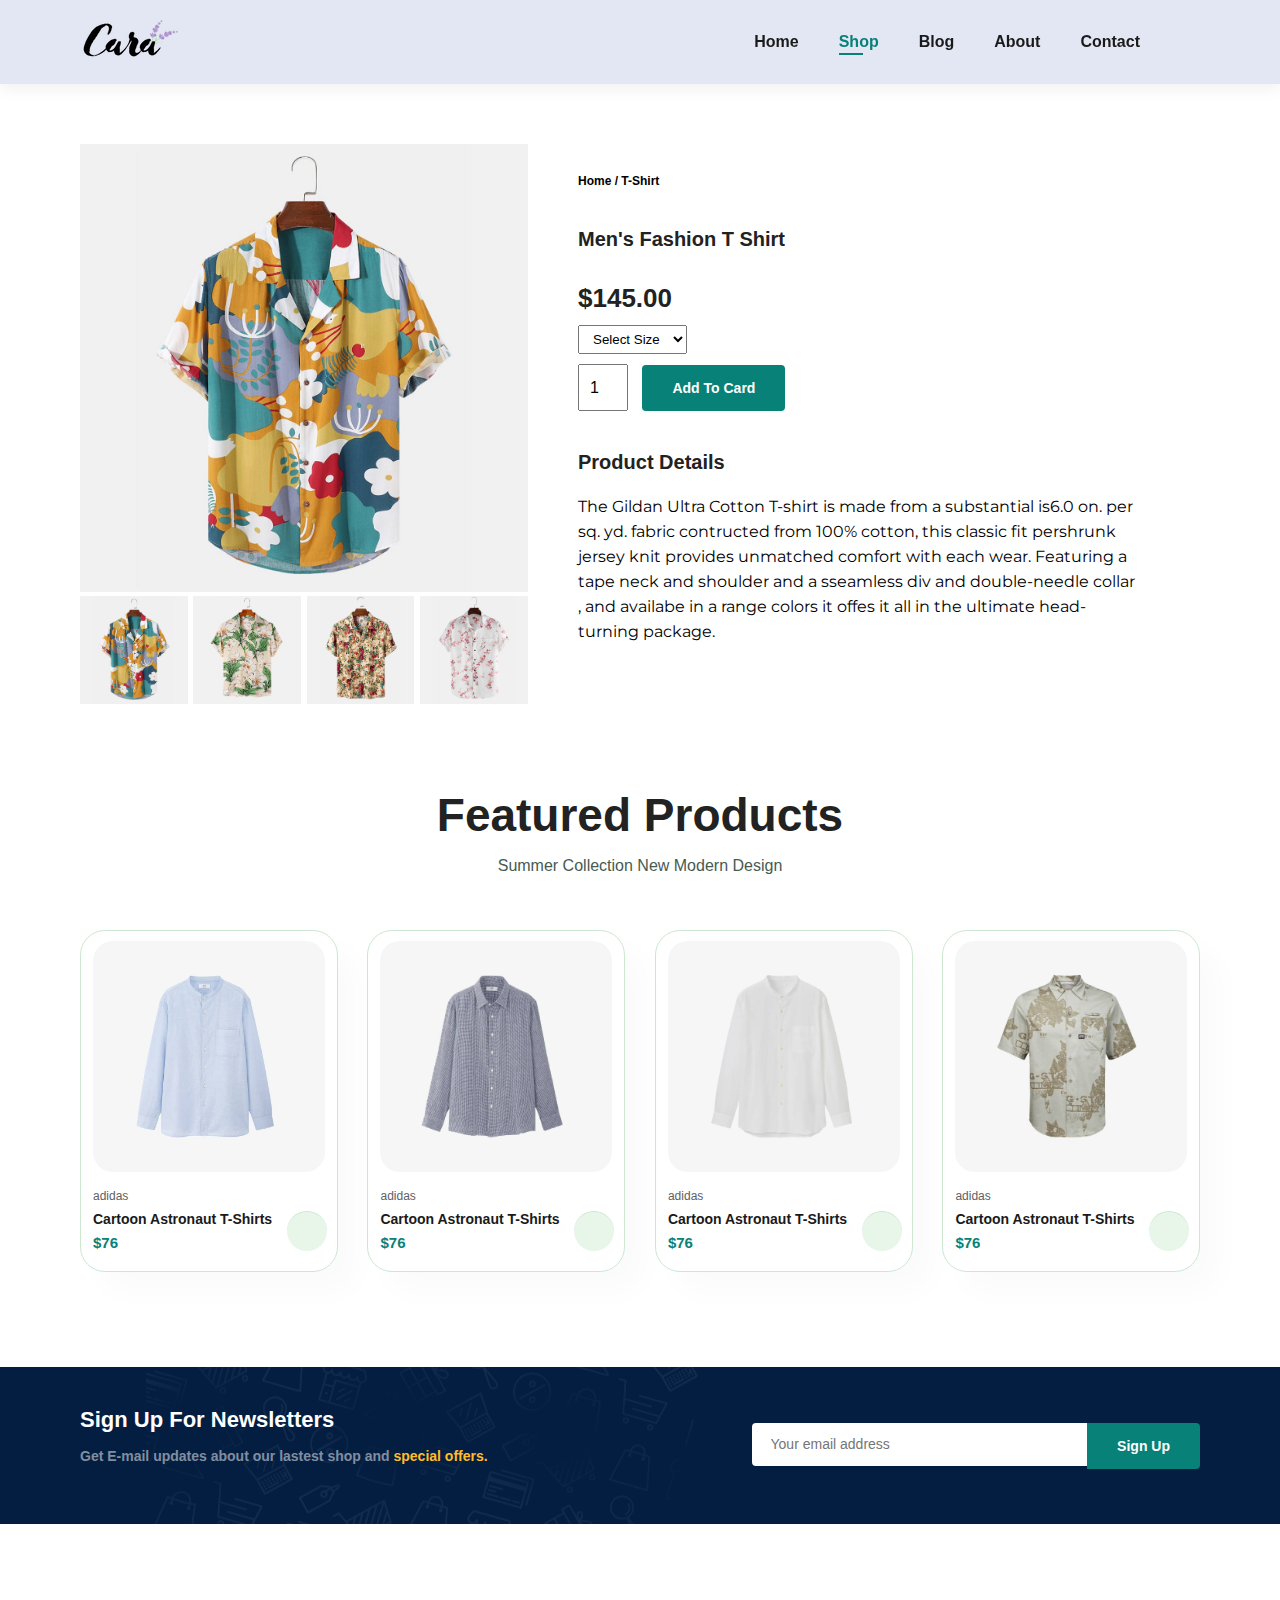
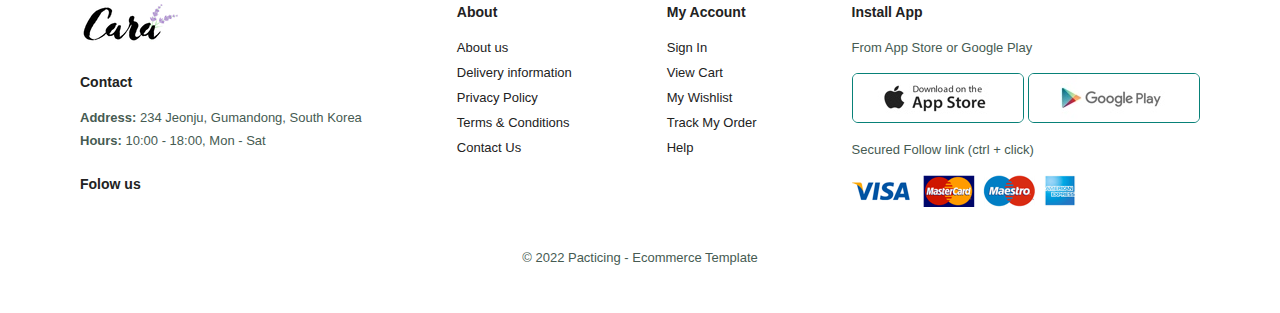
<file: sproduct.html>
<!DOCTYPE html>
<html lang="en">
<head>
    <meta charset="UTF-8">
    <meta http-equiv="X-UA-Compatible" content="IE=edge">
    <meta name="viewport" content="width=device-width, initial-scale=1.0">
   <link rel="stylesheet" href="style.css">
   <link rel="stylesheet" href="https://cdnjs.cloudflare.com/ajax/libs/font-awesome/6.2.0/css/all.min.css" integrity="sha512-xh6O/CkQoPOWDdYTDqeRdPCVd1SpvCA9XXcUnZS2FmJNp1coAFzvtCN9BmamE+4aHK8yyUHUSCcJHgXloTyT2A==" crossorigin="anonymous" referrerpolicy="no-referrer" />  
    <title>Ecommercial Practice</title>
</head>
<body>


    <section id="header">
        <a href="#"><img src="./img/logo.png" class="logo" alt=""></a>

        <div>           
            <ul id="navbar">
                <li><a  href="index.html" >Home</a></li>
                <li><a class="active" href="shop.html">Shop</a></li>
                <li><a href="blog.html">Blog</a></li>
                <li><a href="about.html">About</a></li>
                <li><a href="contact.html">Contact</a></li>
                <li id="lg-bag"><a href="cart"> <i class="fa-solid fa-bag-shopping"></i></a></li>
                <a href="#" id="close"><i class="fa-solid fa-xmark"></i></a>
            </ul>
        </div>
        <div id="mobile">
            <a href="cart.html"> <i class="fa-solid fa-bag-shopping"></i></a>
            <i id="bar" class="fas fa-outdent" ></i>
        </div>
        
    </section>

<!-- content -->

<section id="prodetails" class="section-p1">
    <div class="single-pro-image">
        <img src="img/products/f1.jpg" id="MainImg" width="100%" alt="">

        <div class="small-img-group">
            <div class="small-img-col">
                <img src="img/products/f1.jpg" class="small-img" width="100%" alt="">
            </div>
            <div class="small-img-col">
                <img src="img/products/f2.jpg" class="small-img" width="100%" alt="">
            </div>
            <div class="small-img-col">
                <img src="img/products/f3.jpg" class="small-img" width="100%" alt="">
            </div>
            <div class="small-img-col">
                <img src="img/products/f4.jpg" class="small-img" width="100%" alt="">
            </div>
        </div>
    </div>

    <div class="single-pro-details">
        <h6>Home / T-Shirt</h6>
        <h4>Men's Fashion T Shirt</h4>
        <h2>$145.00</h2>
        <select >
            <option >Select Size</option>
            <option >XXL</option>
            <option >XL</option>
            <option >L</option>
            <option >S</option>
        </select>
        <input type="number" value="1">
        <button class="normal">Add To Card</button>
        <h4>Product Details</h4>
        <span>The Gildan Ultra Cotton T-shirt is made from a substantial is6.0 on. per sq. yd. fabric
            contructed from 100% cotton, this classic fit pershrunk jersey knit provides
            unmatched comfort with each wear. Featuring a tape neck and shoulder and a sseamless 
            div and double-needle collar , and availabe in a range colors it offes it all in the ultimate
            head-turning package.
        </span>
    </div>
</section>

<section class="section-p1" id="product1">
    <h2>Featured Products</h2>
    <p>Summer Collection New Modern Design </p>

    <div class="pro-container">
        <div class="pro">
            <img src="img/products/n1.jpg" alt="">
            <div class="des">
                <span>adidas</span>
                <h5>Cartoon Astronaut T-Shirts</h5>
                <div class="star">
                    <i class="fas fa-star"></i>
                    <i class="fas fa-star"></i>
                    <i class="fas fa-star"></i>
                    <i class="fas fa-star"></i>
                    <i class="fas fa-star"></i>
                </div>
                <h4>$76</h4>
            </div>
            <a href="#"><i class="fa-solid fa-cart-shopping cart"></i></a>
        </div>

        <div class="pro">
            <img src="img/products/n2.jpg" alt="">
            <div class="des">
                <span>adidas</span>
                <h5>Cartoon Astronaut T-Shirts</h5>
                <div class="star">
                    <i class="fas fa-star"></i>
                    <i class="fas fa-star"></i>
                    <i class="fas fa-star"></i>
                    <i class="fas fa-star"></i>
                    <i class="fas fa-star"></i>
                </div>
                <h4>$76</h4>
            </div>
            <a href="#"><i class="fa-solid fa-cart-shopping cart"></i></a>
        </div>

        <div class="pro">
            <img src="img/products/n3.jpg" alt="">
            <div class="des">
                <span>adidas</span>
                <h5>Cartoon Astronaut T-Shirts</h5>
                <div class="star">
                    <i class="fas fa-star"></i>
                    <i class="fas fa-star"></i>
                    <i class="fas fa-star"></i>
                    <i class="fas fa-star"></i>
                    <i class="fas fa-star"></i>
                </div>
                <h4>$76</h4>
            </div>
            <a href="#"><i class="fa-solid fa-cart-shopping cart"></i></a>
        </div>

        <div class="pro">
            <img src="img/products/n4.jpg" alt="">
            <div class="des">
                <span>adidas</span>
                <h5>Cartoon Astronaut T-Shirts</h5>
                <div class="star">
                    <i class="fas fa-star"></i>
                    <i class="fas fa-star"></i>
                    <i class="fas fa-star"></i>
                    <i class="fas fa-star"></i>
                    <i class="fas fa-star"></i>
                </div>
                <h4>$76</h4>
            </div>
            <a href="#"><i class="fa-solid fa-cart-shopping cart"></i></a>
        </div>

    </div>
</section>



<!-- sign up newsletter -->
<section id="newsletter" class="section-p1 section-m1">
    <div class="newstext">
        <h4>Sign Up For Newsletters</h4>
        <p>Get E-mail updates about our lastest shop and <span>special offers.</span></p>
    </div>

    <div class="form">
        <input type="emil" placeholder="Your email address">
        <button class="normal">Sign Up</button>
    </div>
</section>

<!-- footer -->

<footer class="section-p1">
    <div class="col">
        <img class="logo" src="img/logo.png" alt="">
        <h4>Contact</h4>
        <p><strong>Address: </strong> 234 Jeonju, Gumandong, South Korea</p>
        <p><strong>Hours: </strong> 10:00 - 18:00, Mon - Sat</p>
        <div class="follow">
            <h4>Folow us</h4>
            <div class="icon">
                <i class="fab fa-facebook-f"></i>
                <i class="fab fa-twitter"></i>
                <i class="fab fa-instagram"></i>
                <i class="fab fa-pinterest-p"></i>
                <i class="fab fa-youtube"></i>
            </div>
        </div>
    </div>

    <div class="col">
        <h4>About</h4>
        <a href="#">About us</a>
        <a href="#">Delivery information</a>
        <a href="#">Privacy Policy</a>
        <a href="#">Terms & Conditions</a>
        <a href="#">Contact Us</a>
    </div>

    <div class="col">
        <h4>My Account</h4>
        <a href="#">Sign In</a>
        <a href="#">View Cart</a>
        <a href="#">My Wishlist</a>
        <a href="#">Track My Order</a>
        <a href="#">Help</a>
    </div>

    <div class="col install">
        <h4>Install App</h4>
        <p>From App Store or Google Play</p>
        <div class="row">
            <img src="img/pay/app.jpg" alt="">
            <img src="img/pay/play.jpg" alt="">
        </div>
        <p>Secured Follow link (ctrl + click)</p>
        <img src="/img/pay/pay.png" alt="">
    </div>

    <div class="copyright">
        <p> &copy; 2022 Pacticing - Ecommerce Template </p>
    </div>

</footer>

<script>
    var MainImg = document.getElementById('MainImg');
    var smallimg = document.getElementsByClassName('small-img');



    smallimg[0].onclick = function(){
        MainImg.src = smallimg[0].src;
    }
    smallimg[1].onclick = function(){
        MainImg.src = smallimg[1].src;
    }
    smallimg[2].onclick = function(){
        MainImg.src = smallimg[2].src;
    }
    smallimg[3].onclick = function(){
        MainImg.src = smallimg[3].src;
    }
</script>

<script src="script.js"></script>
</body>
</html>
</file>
<file: style.css>
@import url('https://fonts.googleapis.com/css2?family=League+Spartan:wght@100;200;300;400;500;600;700;800;900&family=Montserrat:wght@300;400&display=swap');
 
* {
    margin: 0;
    padding: 0;
    box-sizing: border-box;
    font-family:'Spartan', sans-serif;   
}

h1{
    font-size: 50px;
    line-height: 64px;
    color: #222;
}

h2{
    font-size: 46px;
    line-height: 54px;
    color: #222;
}

h4{
    font-size: 20px;
    color: #222;
}

h6{
    font-weight: 700;
    font-size: 12px;
}

p{
    font-size: 16px;
    margin: 15px 0 20px 0;
    color: #465b52;
}

.section-p1{
    padding: 40px 80px;
}

.section-m1{
    margin: 40px 0;
}

button.normal{
    font-size: 14px;
    font-weight: 600;
    padding: 15px 30px;
    color: #000;
    background:white;
    border-radius: 4px;
    cursor:pointer;
    border:none;
    outline:none;
    transition: 0.2s;
}

button.white{
    font-size: 13px;
    font-weight: 600;
    padding: 15px 18px;
    color: #fff;
    background:transparent;    
    cursor:pointer;
    border:1px solid white;
    outline:none;
    transition: 0.2s;
}


body{
    width: 100%;
}

/* header */

#header{
    display:flex;
    align-items:center;
    justify-content:space-between;
    padding: 20px 80px;
    background-color: #e3e6f3;
    box-shadow: 0 5px 15px rgba(0,0,0,0.06);
    position:sticky;
    z-index:99;
    top:0;
    left:0;
}

#navbar {
    display:flex;
    align-items: center;
    justify-content: center;
}

#navbar li {
    padding:0 20px;
    list-style:none;
    position: relative;
}

#navbar li a{
    text-decoration:none;
    font-size:16px;
    color:#1a1a1a;
    font-weight: 550;
    transition: 0.3s ease;
}

#navbar li a:hover,
#navbar li a.active{
    color:#088178;
}

#navbar li a.active::after,
#navbar li a:hover::after{
    content: "";
    position: absolute;
    width: 30%;
    height: 2px;
    bottom: -4px;
    left: 20px;
    background-color: #088178;
}

#mobile{
    align-items: center;
    display: none;
}

/* Home Page */

#hero{
    background-image: url('img/hero4.png');
    background-size: cover;
    background-position: top 25% right 0;
    padding: 0 80px;
    height: 90vh;
    width: 100%;
    display: flex;
    flex-direction: column;
    justify-content:center;
    align-items: flex-start;

}

#hero h4{
    padding-bottom:15px;
}
#hero h1{
    color:#088178;
}

#hero button {
    background-image: url('img/button.png');
    background-color: transparent;
    color: #088178;
    border:none;
    padding:14px 80px 14px 65px;
    cursor: pointer;
    font-weight: 700;
    font-size: 15px;
    background-repeat: no-repeat;
}

/* feature */
#feature{
    display: flex;
    align-items: center;
    justify-content: space-around;
    flex-wrap: wrap;
}

#feature .fe-box{
    width:180px;
    padding: 25px 15px;
    text-align: center;
    box-shadow: 20px 20px 34px rgba(0, 0, 0, 0.03);
    border: 1px solid #cce7d0;
    border-radius: 4px;
    margin: 15px 0;
}

#feature .fe-box img{
    width: 100%;
    margin-bottom: 10px;
}

#feature .fe-box:hover{
    box-shadow: 10px 10px 54px rgba(70, 62, 221, 0.1);
}
#feature .fe-box h6 {
    display: inline-block;
    padding: 9px 8px 6px 8px;
    line-height: 1px;
    border-radius: 4px;
    color: #088178;
    background: #fddde4;
} 

#feature .fe-box:nth-child(2) h6{
    background-color: #cdebbc;
}
#feature .fe-box:nth-child(3) h6{
    background-color: #d1e8f2;
}


#feature .fe-box:nth-child(4) h6{
    background-color: #cdd4f8;
}

#feature .fe-box:nth-child(5) h6{
    background-color: #f6bdf6;
}

#feature .fe-box:nth-child(6) h6{
    background-color: #fff2e5;
}

#product1{
    text-align: center;
}

#product1 .pro-container{
    display: flex;
    justify-content: space-between;
    padding-top: 20px;
    flex-wrap: wrap;
}

#product1 .pro{
    width: 23%;
    min-width: 250px;
    padding: 10px 12px;
    border: 1px solid #cce7d0;
    border-radius: 25px;
    cursor: pointer;
    box-shadow: 20px 20px 30px rgba(0, 0, 0, 0.02);
    margin: 15px 0;
    transition: 0.2s;
    position: relative;
}

#product1 .pro:hover{
    box-shadow: 20px 20px 30px rgba(0, 0, 0, 0.06);
}
#product1 .pro img{
    width: 100%;
    border-radius: 20px;
}

#product1 .pro .des{
    text-align: start;
    padding: 10px 0;
}

#product1 .pro .des span{
    color: #606063;
    font-size: 12px;
}

#product1 .pro .des h5{
    padding-top: 7px;
    color: #1a1a1a;
    font-size: 14px;
}

#product1 .pro .des i{
    font-size: 12px;
    color: rgb(243, 181, 25);
    padding-top: 5px;
}
#product1 .pro .des h4{
    padding-top:7px;
    font-weight: bold;
    font-size: 15px;
    color: #088178;
}

#product1 .pro .cart{
    width: 40px;
    height: 40px;
    line-height: 40px;
    border-radius: 50px;
    background-color: #e8f6ea;
    color: #088178;
    border-top: 1px solid #cce7d0;
    font-weight: bold;
    position: absolute;
    bottom: 20px;
    right: 10px;
}

/* banner section */
#banner{
    display:flex;
    flex-direction:column;
    justify-content:center;
    align-items:center;
    text-align:center;
    background-image: url('img/banner/b2.jpg');
    background-size: cover;
    background-position:center ;
    width:100%;
    height:40vh;
}

#banner h4 {
    font-size: 16px;
    color: #fff;
}
#banner h2 {
    font-size: 30px;
    color: #fff;
    padding: 10px 0;
}
#banner h2  span {   
    color: #ef3636; 
}

#banner button:hover{
    background-color: #088178;
    color: #fff;
}

/* sm banner */
#sm-banner{
    display:flex;
    justify-content: space-between;
    flex-wrap: wrap;
}

#sm-banner .banner-box{
    display:flex;
    flex-direction: column;
    justify-content: center;
    align-items: flex-start;
    background-image: url('img/banner/b17.jpg');
    background-size: cover;
    background-position:center;
    min-width: 840px;
    
    height:50vh;
    padding: 30px;
}

#sm-banner .banner-box2{
    background-image: url('img/banner/b10.jpg');
}

#sm-banner h4{
    color: #fff;
    font-size:20px;
    font-weight: 400;
}
#sm-banner h2{
    color: #fff;
    font-size:28px;
    font-weight: 800;
}
#sm-banner span{
    color: #fff;
    font-size:14px;
    font-weight: 500;
    padding-bottom: 15px;
}

#sm-banner .banner-box:hover button{
    background-color: #088178;
    border:1px solid #088178;
}

#banner3{
    display:flex;
    justify-content: space-between;
    padding: 0 80px;
    flex-wrap:wrap;
    
}

#banner3 .banner-box{
    display:flex;
    flex-direction: column;
    justify-content: center;
    align-items: flex-start;
    background-image: url('img/banner/b7.jpg');
    background-size: cover;
    background-position:center;
    min-width: 30%;   
    height:30vh;
    padding: 20px;
    margin-bottom: 20px;
}

#banner3 .banner-box2{
    background-image: url('img/banner/b4.jpg');
}

#banner3 .banner-box3{
    background-image: url('img/banner/b18.jpg');
}

#banner3 h2{
    color: #fff;
    font-weight: 900;
    font-size: 22px;
}

#banner3 h3{
    color: #ec544e;
    font-weight: 800;
    font-size: 15px;
}

/* sign up newsletter */

#newsletter {
    display:flex;
    justify-content: space-between;
    flex-wrap: wrap;
    align-items:center;
    background-image: url('img/banner/b14.png');
    background-repeat: no-repeat;
    background-position: 20% 30%;
    background-color: #041e42;
}

#newsletter h4{
    color: #fff;
    font-size: 22px;
    font-weight: 700;
}
#newsletter p{
    color: #818ea0;
    font-size: 14px;
    font-weight: 700;
}
#newsletter p span{
    color: #ffbd27;
}
#newsletter .form{
    display:flex;
    width:40%;
}

#newsletter input{
    height: 3.125em;
    padding: 0 1.25em;
     font-size: 14px;
     width: 100%;
     border: 1px solid transparent;
     border-radius: 4px;
     border-top-right-radius: 0;
     border-bottom-right-radius: 0;

     outline: none;
}

#newsletter button{
    background: #088178;
    color: white;
    white-space: nowrap; 
    border-top-left-radius: 0;
    border-bottom-left-radius: 0;   
}

/* footer */

footer{
    display:flex;
    flex-wrap:wrap;
    justify-content:space-between;
}

footer .col{
    display:flex;
    flex-direction:column;
    align-items: flex-start;
    margin-bottom:20px ;
}

footer .logo{
    margin-bottom: 30px;
}

footer h4{
    font-size: 14px;
    padding-bottom: 20px;
}
footer p{
    font-size: 13px;
    margin: 0 0 8px 0;
}
footer a{
    font-size: 13px;
    margin-bottom: 10px;
    color: #222;
    text-decoration: none;
}

footer .follow{
    margin-top: 20px;
}

footer .follow i {
    color: #465b52;
    padding-right: 5px; 
    cursor: pointer;   
}

footer .install .row img{
    border: 1px solid #088178;
    border-radius: 6px;
}

footer .install img{
    margin: 10px 0 15px 0;
}

footer .follow i:hover,
footer a:hover {
    color: #088178;
}

footer .copyright{
    width: 100%;
    text-align: center;
}
#close{
    display:none;
}


/* Shopping page */
#page-header{
    background-image: url('img/banner/b1.jpg');
    width: 100%;
    height: 40vh;
    background-size: cover;
    background-repeat: no-repeat;
    display: flex;
    flex-direction: column;
    justify-content:center;
    align-items: center;
    text-align: center;
    padding:14px;
}

#page-header h2,
#page-header p{
    color: #fff;
}

/* pagination */

#pagination{
    text-align: center;
}
#pagination a{
    padding: 15px 20px;
    text-decoration: none;
    background-color: #088178;
    border-radius: 4px;
    color: #fff;
    font-weight: 600;
    font-size: 14px;
}

#pagination a i{
    font-size:16px;
    font-weight: 600;
}


/* Single Product  */
#prodetails{
    display:flex;
    margin-top:20px;
}

#prodetails .single-pro-image{
    width:40%;
    margin-right:50px;
}

.small-img-group{
    display:flex;
    justify-content:space-between;
}

.small-img-col{
    flex-basis:24%;
    cursor:pointer;
}

#prodetails .single-pro-details{
    width:50%;
    margin-top:30px;
}

#prodetails .single-pro-details h4{
    padding: 40px 0 20px 0;
}
#prodetails .single-pro-details h2{
    font-size: 26px;
    font-family: 'Spartan' sans-serif;
}

#prodetails .single-pro-details select{
    display:block;
    margin-bottom: 10px;
    padding: 5px 10px;
}
#prodetails .single-pro-details input{
    width: 50px;
    height: 47px;
    padding-left: 10px;
    font-size: 16px;
    margin-right: 10px;
}

#prodetails .single-pro-details input:focus{
    outline: none;
}

#prodetails .single-pro-details button{
    background-color: #088178;
    color: white;   
}

#prodetails .single-pro-details span{
    line-height: 25px;
    font-family: 'Montserrat', sans-serif;
    font-size:16px;
}

/* Blog Header */
#page-header.blog-header{
    background-image: url('img/banner/b19.jpg');
}

#blog{
     padding: 150px 150px 0 150px;
}
#blog .blog-box{
    display: flex;
    align-items: center;
    width: 100%;
    position: relative;
    margin-bottom: 90px;
}
#blog .blog-img{
    width: 50%;
    margin-right: 40px;
}

#blog img {
    width: 100%;
    height: 400px;
    object-fit:cover;
}

#blog .blog-detail{
    width: 50%;
}

#blog .blog-detail a{
    text-decoration: none;
    font-size: 11px;
    color: #000;
    font-weight: 700;
    transition: 0.3s;
}

#blog .blog-detail a:hover{
    color: #088178;
}

#blog .blog-box h1{
    position: absolute;
    top:-40px;
    left:0;
    font-size:70px;
    font-weight:700;
    color:  #c9cbce;
    z-index: -9;
}

/* About Page  */

#page-header.about-header{
    background-image:url('img/about/banner.png')
}

#about-header{
    display: flex;
    align-items: center;
}

#about-header img{
    width: 50%;
    height:auto;

}

#about-header div{
    padding-left: 40px;
}

#about-app{
    text-align: center;
}
#about-app .video{
    width:70%;
    height:100%;
    margin: 30px auto 0 auto;
}
#about-app .video video{
    width: 100%;
    height: 100%;
    border-radius:20px;
}
#about-app h1 a{
    text-decoration: none;
}


/* contact page */

#contact-details{
    display:flex;
    justify-content: space-between;
    align-items: center;
}

#contact-details .detail{
    width:40%;
}
#contact-details .detail span ,
#form-details form span{
    font-size:12px;
}
#contact-details .detail h2,
#form-details form h2{
    font-size:26px;
    line-height:35px;
    padding:20px 0;
}
#contact-details .detail h3{
    font-size:16px;
    padding-bottom:15px;
}
#contact-details .detail li{
    list-style: none;
    display: flex;
    padding: 10px 0;
}
#contact-details .detail li i{
    font-size:12px;
    padding-right: 20px;
}

#contact-details .detail li p{
    margin: 0;
    font-size: 14px;
}

/* map */
#contact-details .map{
    width: 55%;
    height:400px;
}

#contact-details .map iframe{
    width:100%;
    height: 100%;
}



/* form detail */

#form-details{
    display:flex;
    justify-content:space-between;
    margin: 30px;
    padding: 80px;
    border: 1px solid #e1e1e1;
}

#form-details form{
    display:flex;
    flex-direction: column;
    width:65%;
    align-items: start;
}

#form-details form input,
#form-details form textarea{
    width:100%;
    padding:12px 15px;
    margin-bottom: 20px;
    outline:none;
    border:1px solid #e1e1e1;
}

#form-details form button{
    background-color: #088178;
    color :white;
}

#form-details .people div {
    padding-bottom: 25px;
    display:flex;
    align-items: start;
}

#form-details .people div img {
    width:65px;
    height:65px;
    object-fit: cover;
    margin-right: 15px;
}

#form-details .people div p{
    font-size: 13px;
    line-height:25px;
    margin: 0;
}

#form-details .people div p span{
    display: block;
    font-size:16px;
    font-weight: 600;
    color:#000;
}


/* cart */
#cart{
    overflow-x: auto ;
}

#cart table{
    width:100%;
    border-collapse: collapse;
    table-layout: fixed;
    white-space: nowrap;

}
#cart table img{
    width:70px;
}

#cart table td:nth-child(1){
    width: 100px;
    text-align: center;
}
#cart table td:nth-child(2){
    width: 150px;
    text-align: center;
}
#cart table td:nth-child(3){
    width: 200px;
    text-align: center;
}
#cart table td:nth-child(4),
#cart table td:nth-child(5),
#cart table td:nth-child(6){
    width: 150px;
    text-align: center;
}
#cart table td:nth-child(5) input{
    width: 70px;
    padding: 10px 5px 10px 15px;
}

#cart table thead {
    border:1px solid #e2e9e1;
    border-left: none;
    border-right: none;
}

#cart table thead td{
    font-size: 13px;
    padding: 18px 0;
    font-weight: 700;
    text-transform: uppercase;
}
#cart table tbody tr td {
    padding-top:15px;
}

#cart table thead td{
    font-size: 13px;
}


/* coupon */
#cart-add{
    display:flex;
    justify-content:space-between;
    flex-wrap: wrap;
}

#coupon{
    width: 50%;
    margin-bottom: 30px;
}
#coupon h3,
#subtotal h3{
    padding-bottom:15px;
}
#coupon input{
    padding: 10px 20px;
    width: 60%;
    margin-right: 10px;
    outline: none;
    border: 1px solid #e2e9e1;
}

#coupon button,
#subtotal button{
    background:#088178;
    color:#fff;
    padding: 12px 20px;
}

#subtotal{
    width: 50%;
    margin-bottom: 30px;
    border: 1px solid #e2e9e1;
    padding: 30px;
}


#subtotal table{
    border-collapse: collapse;
    width: 100%;
    margin-bottom: 20px;
}

#subtotal table td{
    padding: 10px;
    border: 1px solid #e2e9e1;
    font-size: 13px;
    width: 50%;
}








/* Media Query */

@media (max-width: 799px) {
    .section-p1{
        padding: 40px 40px;
    }
    #navbar{
        display:flex;
        flex-direction: column;
        align-items: flex-start;
        justify-content: flex-start;
        position:fixed;
        top:0;
        right:-300px;
        height: 100vh;
        width: 300px;
        background: #e3e6f3;
        box-shadow: 0 40px 60px rgba(0, 0, 0, 0.1);
        padding: 80px 0 0 10px;
        transition: 0.3s;
    }
    #navbar.active{
        right: 0px;
    } 

    #navbar li{
        margin-bottom: 25px;
    }
    #mobile{
        align-items: center;
        display: flex;
    }

    #mobile i{
        color: #1a1a1a;
        font-size:24px;
        padding-left:20px;
    }
    
    #close{
        display:initial;
        position: absolute;
        top:30px;
        left:30px;
        font-size: 24px;
        color: #222;
    }
    #lg-bag{
        display: none;
    }

    #hero{  
        background-position: top 30% right 30%;
        padding: 0 80px;
        height: 70vh;
    }

    #feature {
        display: flex;
        align-items: center;
        justify-content: space-around;
        flex-wrap: wrap;
    }

    #feature .fe-box {
        margin: 15px 15px;
    }

    #product1 .pro-container {
        justify-content:center;
     }
     #product1 .pro {
        margin: 15px;
     }
     #banner {
        height: 20vh;
    }
    #sm-banner .banner-box {
        min-width: 100%;
        height: 30vh;
    }
    #banner3 {
        padding: 0 40px;
    }
    #banner3 .banner-box{
        width: 27%;
    }
    #newsletter .form {
        width: 70%;
    }

    /* blog part */

    #blog {
        padding: 150px 100px 0 100px;
    }
   
    /* contact section */

    #form-details {
     
        margin: 30px;
        padding: 40px;
        border: 1px solid #e1e1e1;
    }

    #form-details form {
       
        width: 50%;
    }
    .people{
        display:flex;
        flex-direction:column;
        justify-content:center;
        align-items:center;
    }
}

@media (max-width: 477px){
    .section-p1 {
        padding: 20px;
    }
    #header {
        padding: 10px 30px;
    }
    h1{
        font-size:38px;
    }
    h2 {
        font-size: 32px;
    }
    #hero {
        background-position:55%;
        padding: 0 20px;
    }
    #feature .fe-box {
        width: 155px;
        margin:0 0 15px 0;
    }
    #product1 .pro{
        width:100%;
    }
    #banner {
        height: 40vh;
    }
    #sm-banner .banner-box {
        height: 40vh;
    }
    #sm-banner .banner-box2 {
        margin-top:20px;
    }
    #banner3 {
        padding: 0 20px;
    }
    #banner3 .banner-box {
        width: 100%;
    }
    #newsletter{
        padding: 40px 20px;
    }
    #newsletter .form {
        width: 100%;
    }
    footer .copyright {
        text-align: start;
    }

    /* single product */

    #prodetails {
        display: flex;
        flex-direction: column;
    }
    #prodetails .single-pro-image {
        width: 100%;
        margin-right:0px;
    }
    #prodetails .single-pro-details {
        width: 100%;
    }

    /* blog part */
    #blog {
        padding: 100px 20px 0 20px;
    }

    #blog .blog-box {
        display: flex;
        flex-direction:column;
        align-items: flex-start;
       
    }
    #blog .blog-img {
        width: 100%;
        margin-right: 0px;
        margin-bottom:30px
    }
    #blog .blog-detail {
        width: 100%;
    }

    /* about section */

    #about-header {
      flex-direction: column;
    }
    #about-header img {
        width: 100%;
        margin-bottom: 20px;
    }
    #about-header div {
        padding-left: 0px;
    }
    #about-app .video {
        width: 100%;
        height: 100%;
        margin: 30px auto 0 auto;
    }

    /* section contact */

    #contact-details {
       flex-direction:column;
    }
    #contact-details .detail {
        width: 100%;
        margin-bottom:30px;
    }
    #contact-details .map {
        width: 100%;
        
    }
    #form-details {
       
        margin: 10px;
        padding: 30px 10px;
        flex-wrap: wrap;
    }
    #form-details form {
        width: 100%;
        margin-bottom: 30px;
    }

    /* cart */
    #cart-add{
        flex-direction: column;
    }
    #coupon {
        width: 100%;
  }
  #subtotal{
    width: 100%;
    padding:20px;
  }
}
</file>
